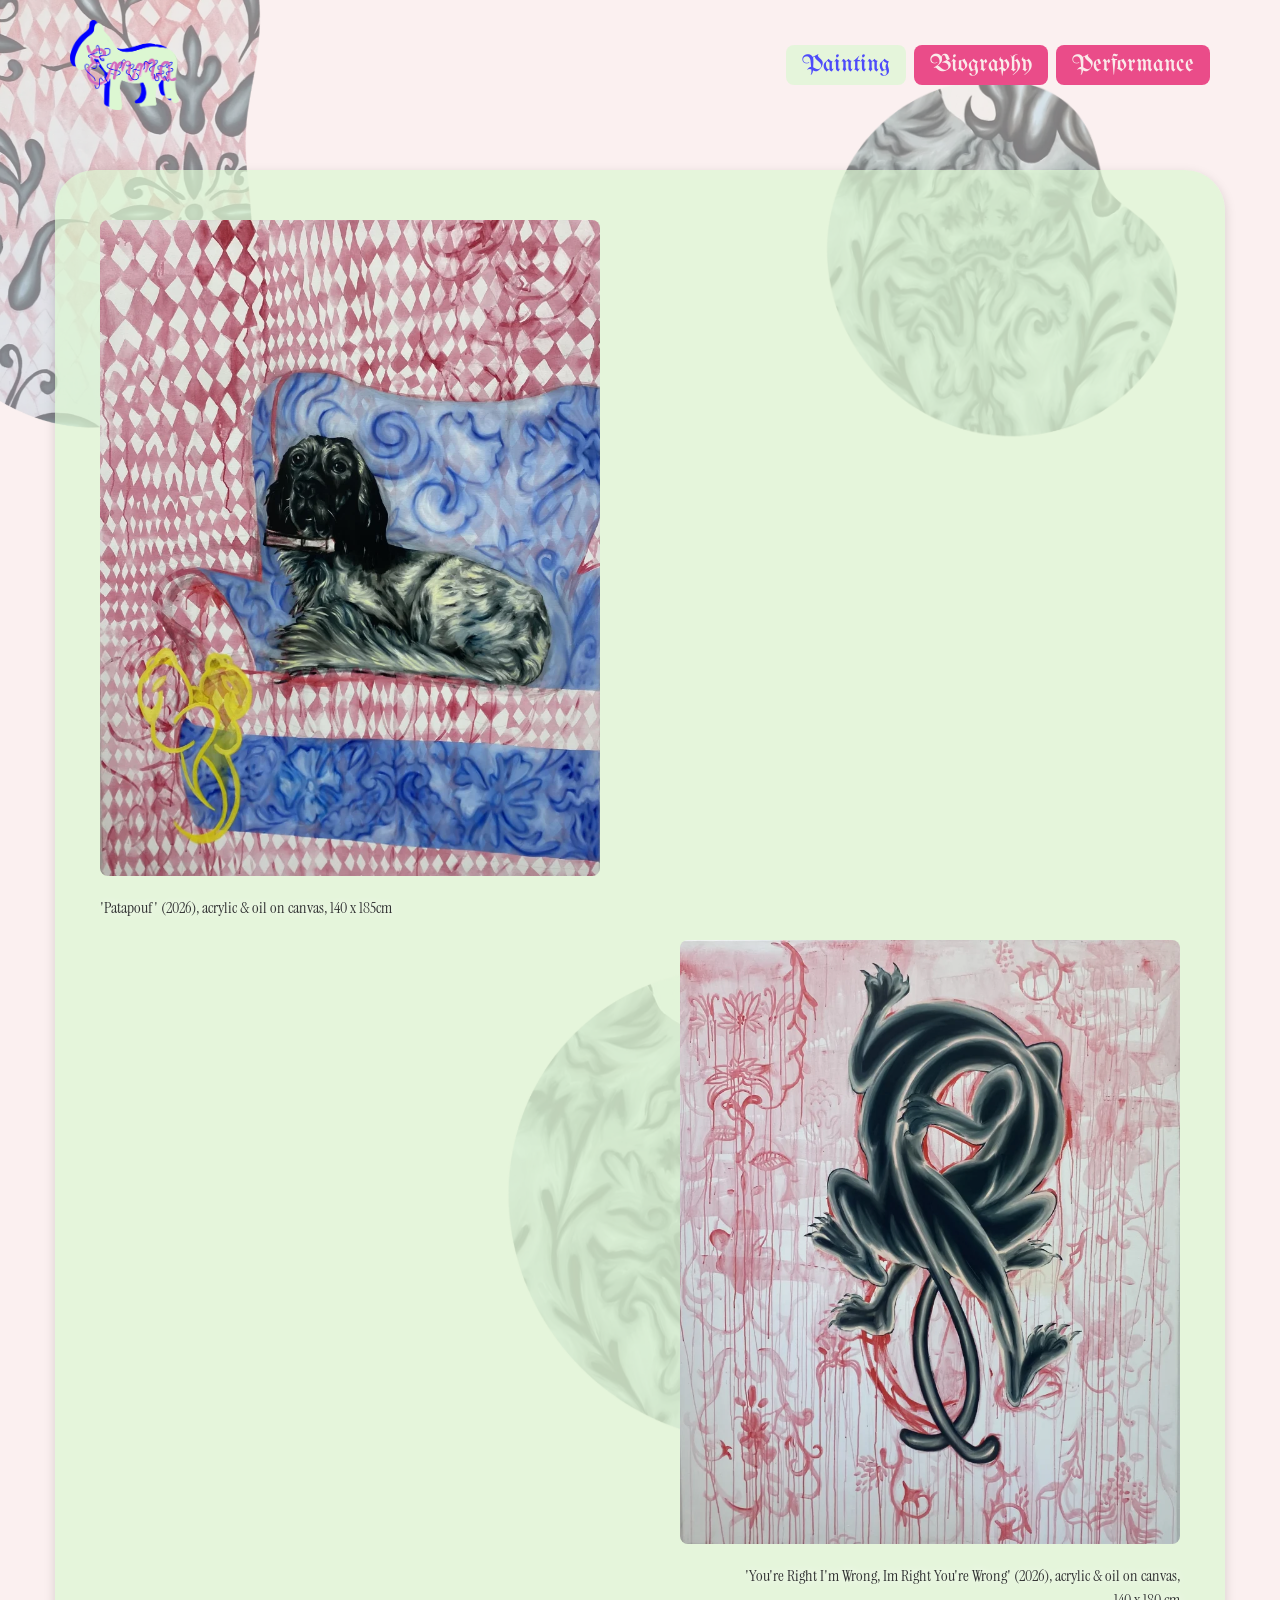
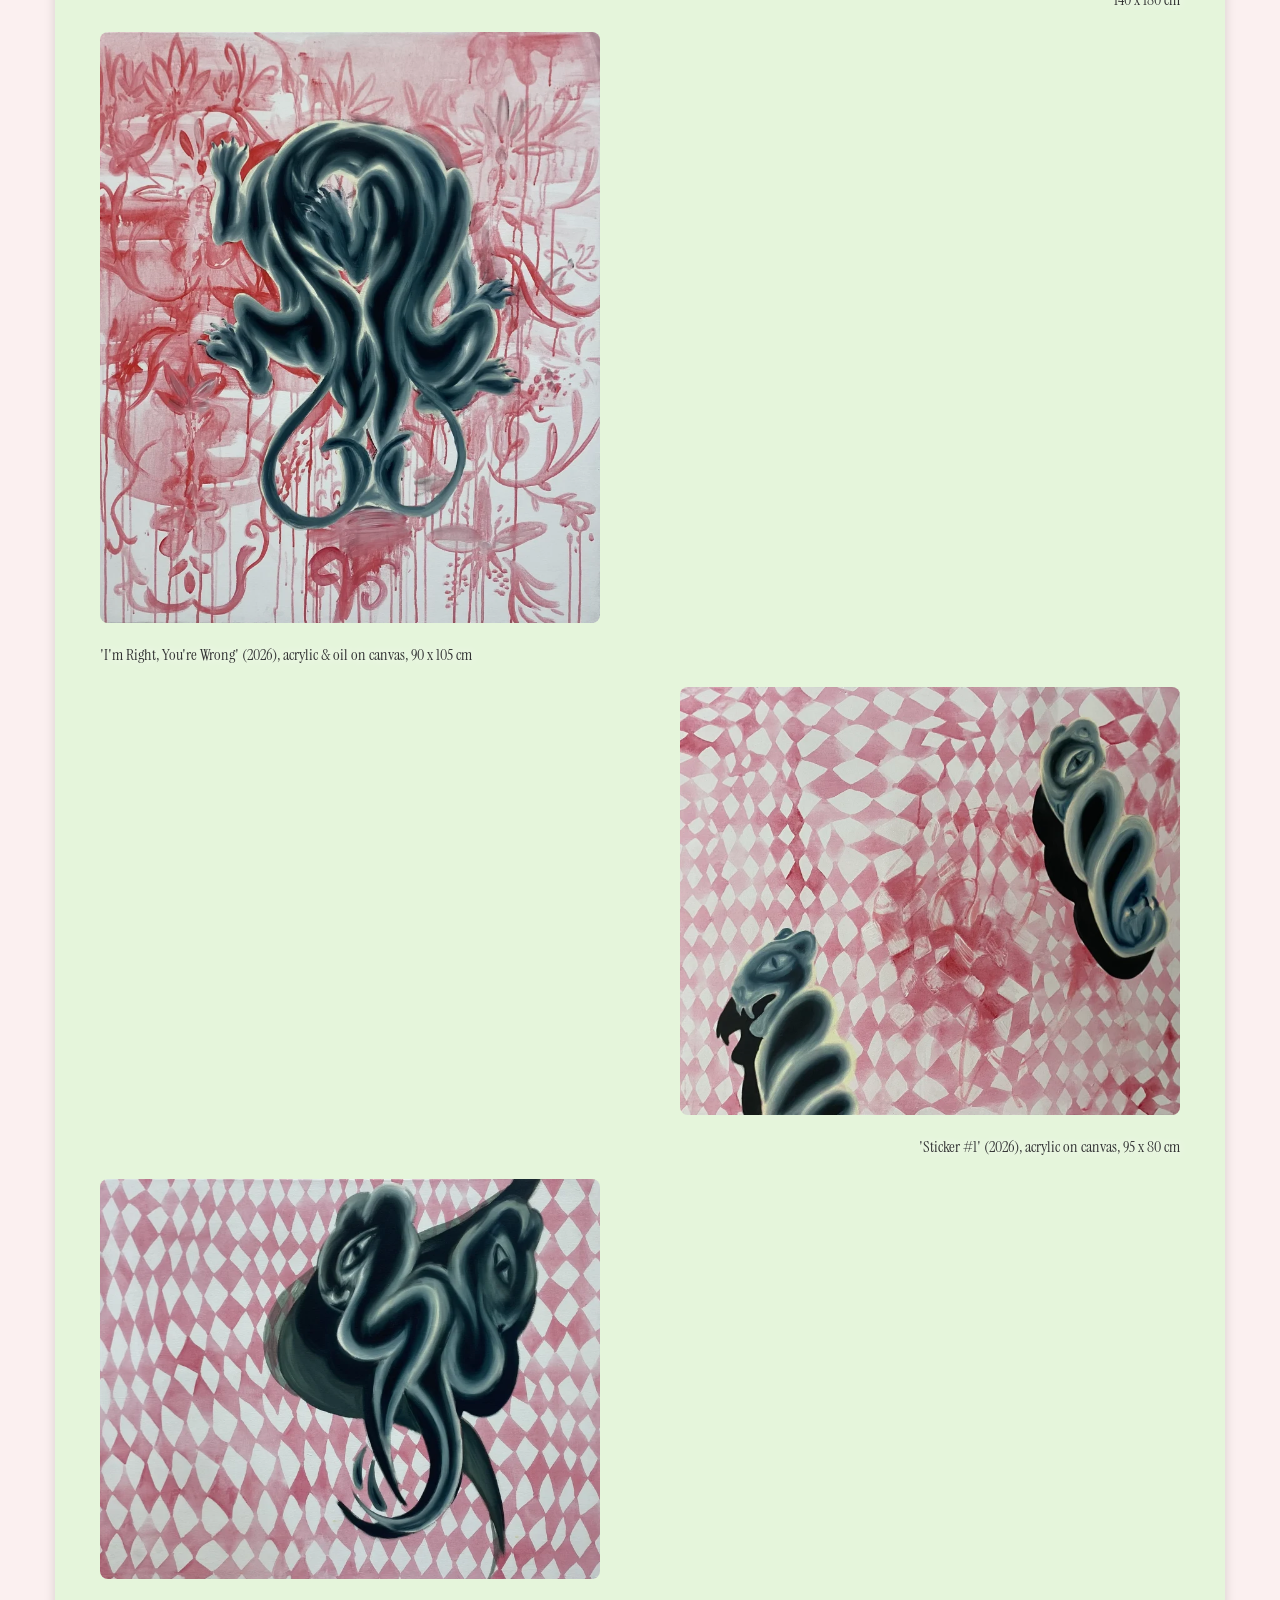
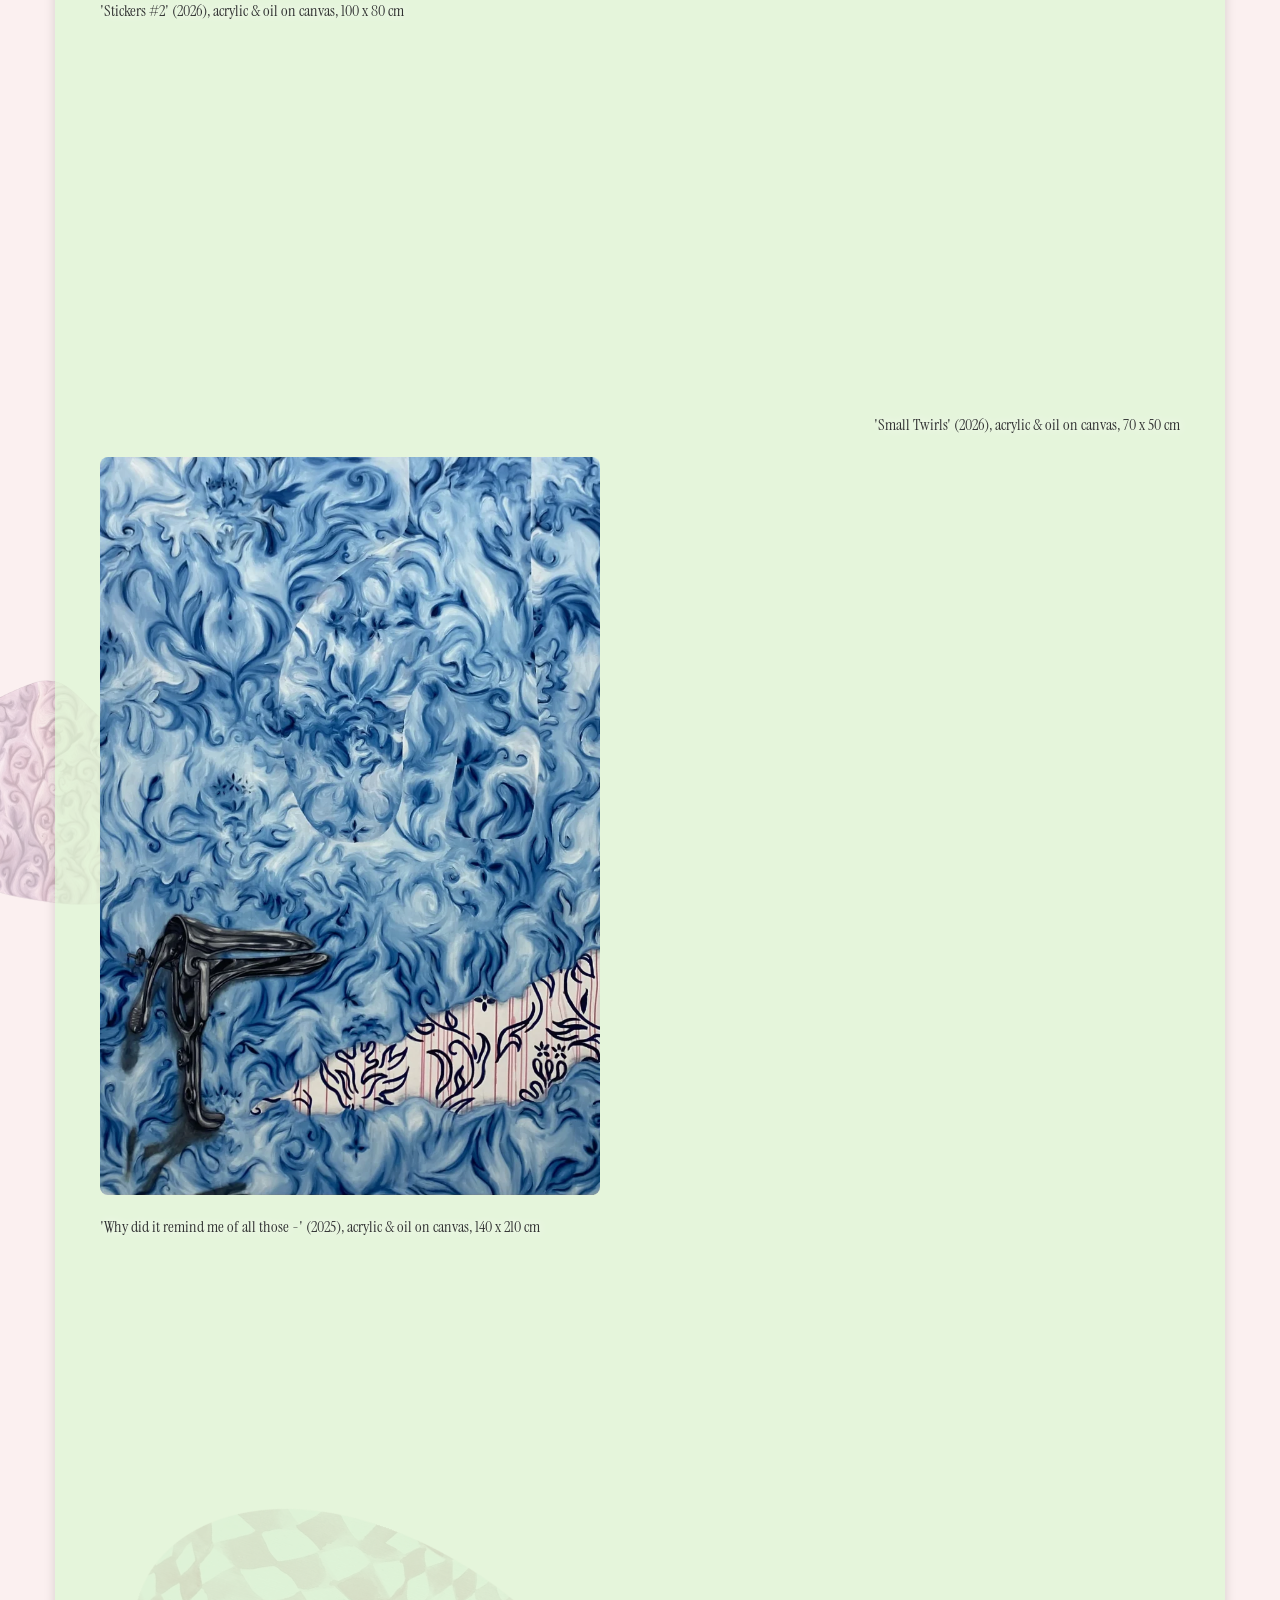
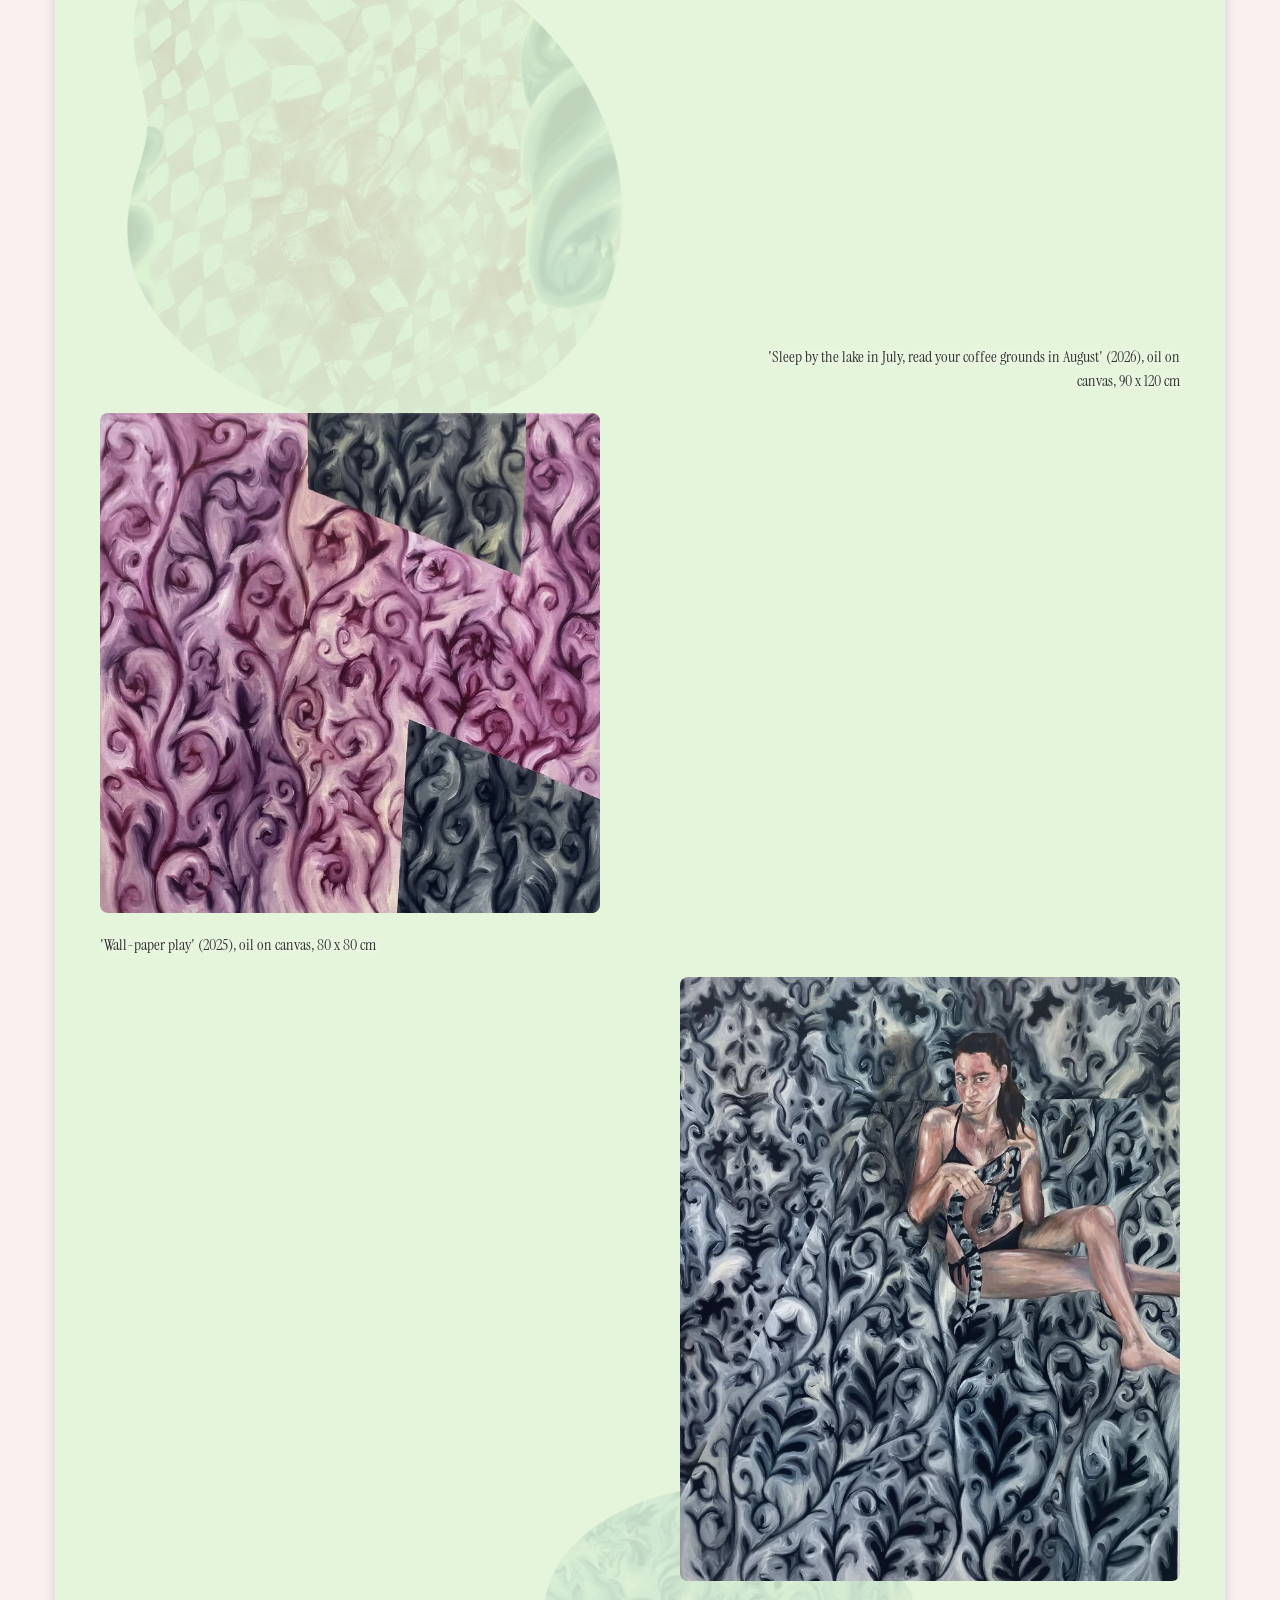
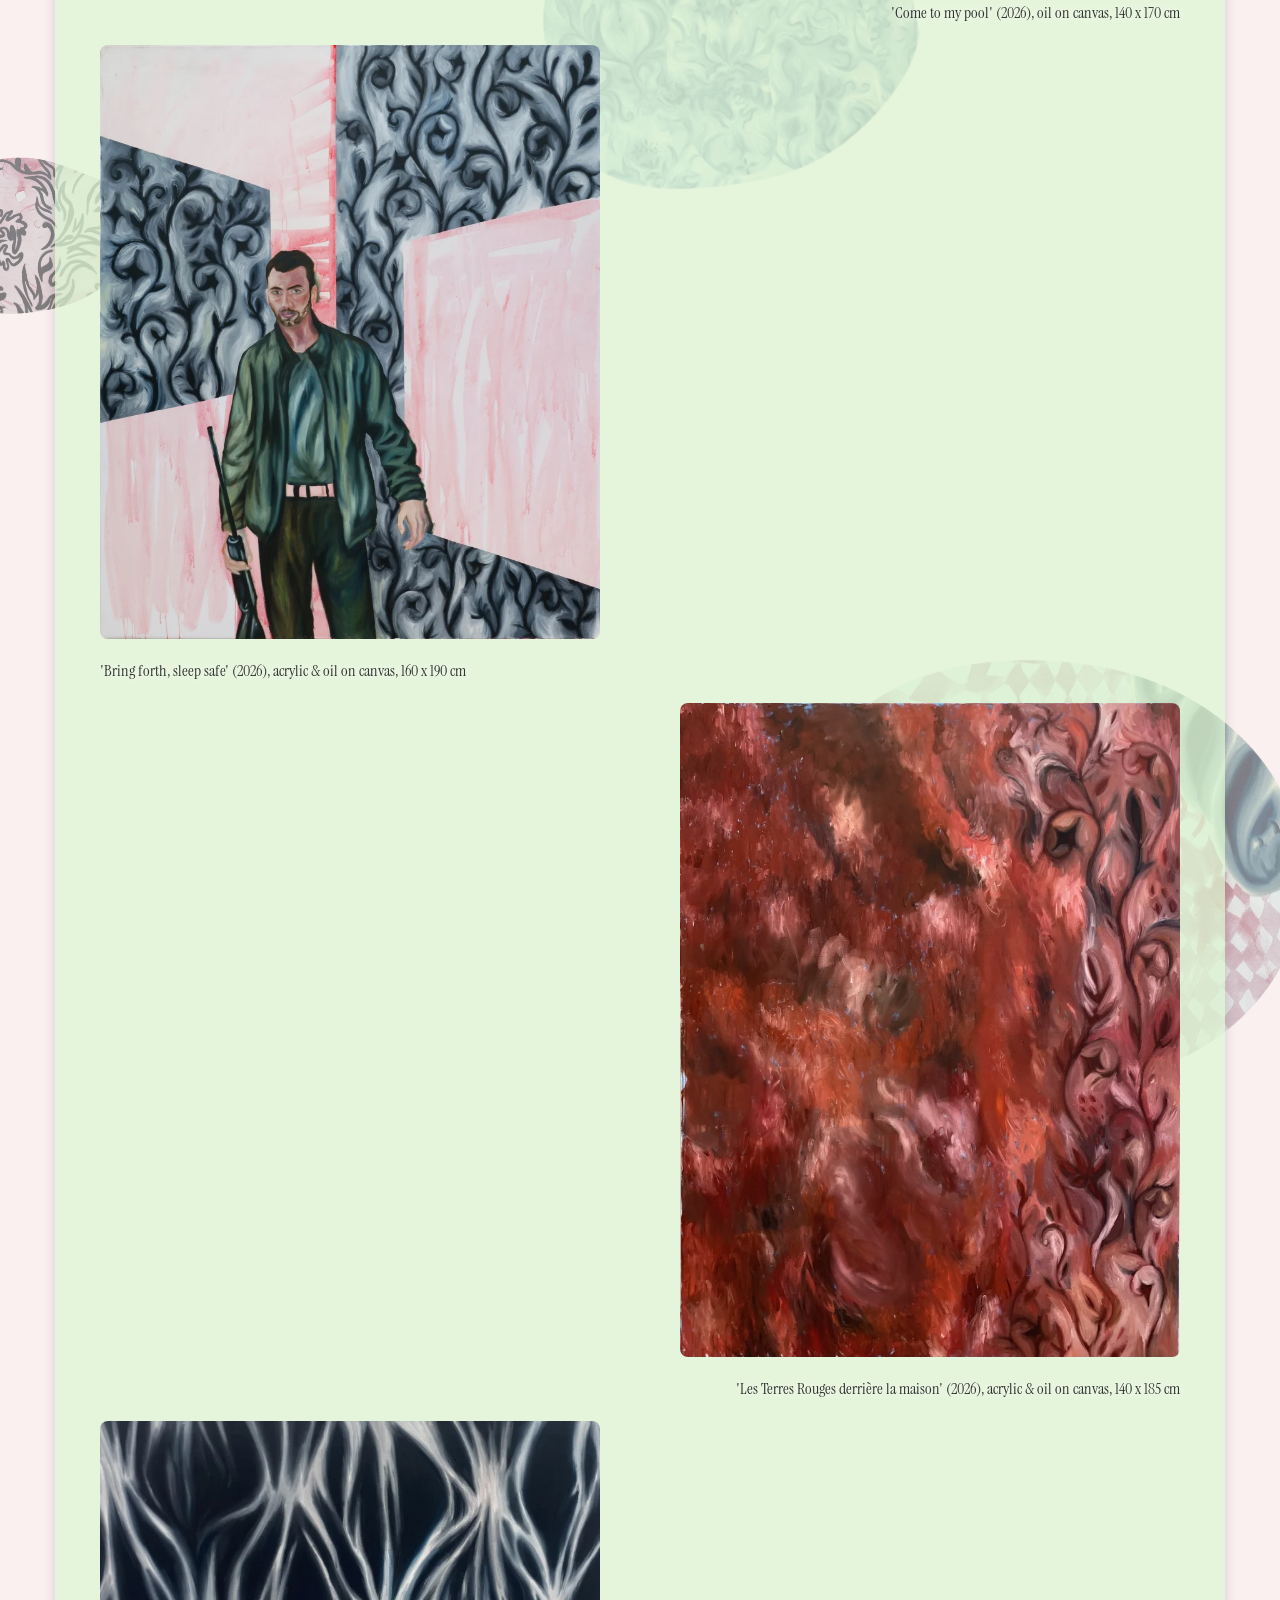
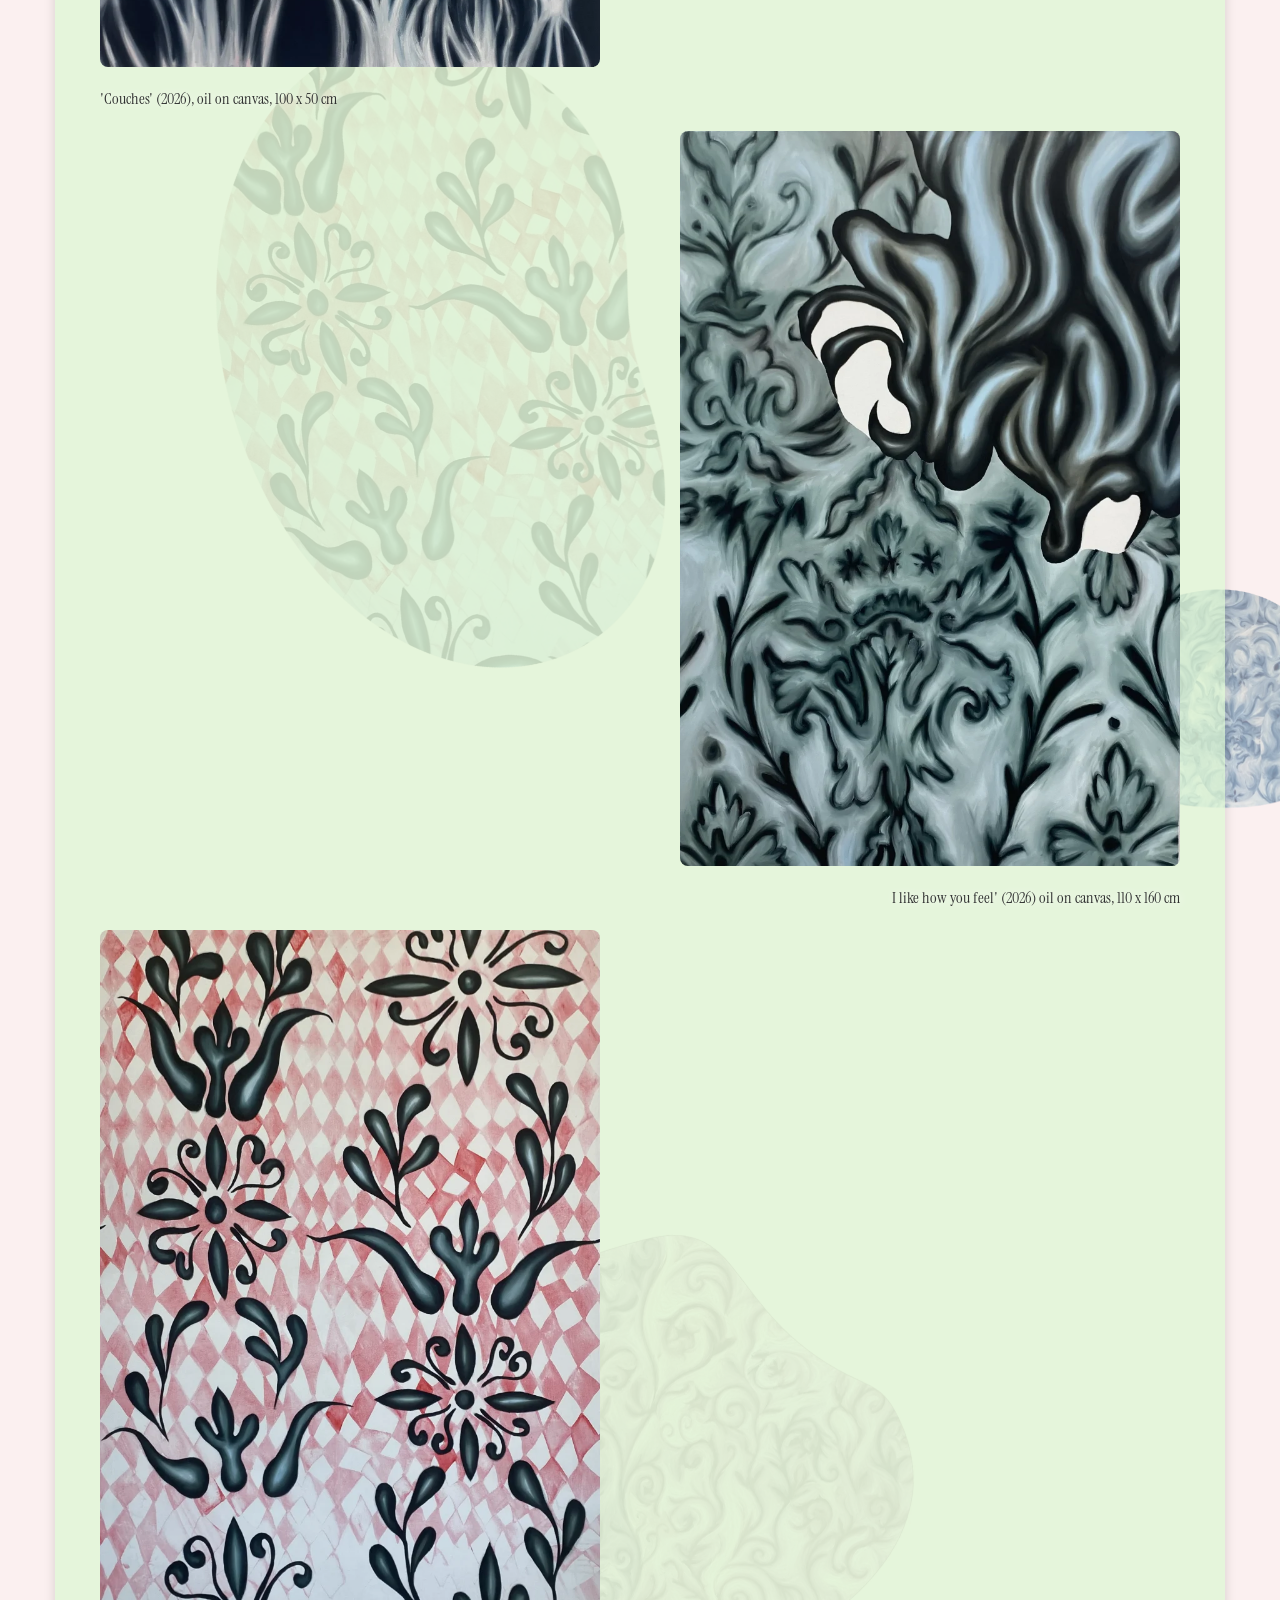
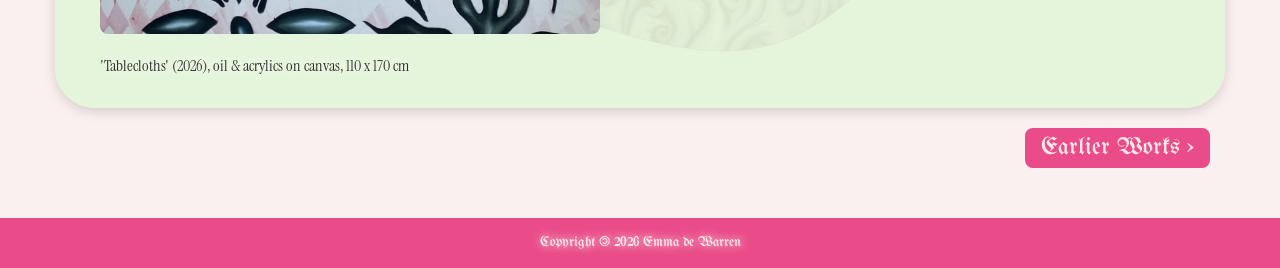
<file: index.html>
<!DOCTYPE html>
<html lang="en">
<head>

<title>Painting</title>

<meta charset="utf-8">
<meta name="viewport" content="width=device-width, initial-scale=1">

<!-- bootstrap css -->
<link rel="stylesheet" href="https://maxcdn.bootstrapcdn.com/bootstrap/3.4.1/css/bootstrap.min.css">
<link href="main.css" rel="stylesheet" />
<link rel="preconnect" href="https://fonts.googleapis.com">
<link rel="preconnect" href="https://fonts.gstatic.com" crossorigin>
<link href="https://fonts.googleapis.com/css2?family=Instrument+Serif:ital@0;1&family=UnifrakturMaguntia&display=swap" rel="stylesheet">
</head>
<body data-page="painting" style="background-color: rgba(250, 234, 234, 0.7);">

<!-- Navigation -->
<nav>
  <div class="nav">
  <div class="container">
    <div class="nav-bar">

      <!-- Logo on the left -->
      <a href="index.html" class="nav-logo">
        <img src="pictures/emma website-2.png"
             alt="logo">
      </a>

      <!-- Menu toggle (mobile only) -->
      <button class="button-1 nav-toggle" id="nav-toggle"
        aria-label="Menu" aria-expanded="false" aria-controls="nav-links">
        &#9776;
      </button>

      <!-- Navigation buttons on the right -->
      <div class="nav-links" id="nav-links">
        <button class="button-1" id="painting"
          onclick="location.href='index.html'">
          Painting
        </button>

        <button class="button-1" id="biography"
          onclick="location.href='bio.html'">
          Biography
        </button>

        <button class="button-1" id="performance"
          onclick="location.href='video.html'">
          Performance
        </button>
      </div>

    </div>
  </div>
  </div>
</nav>

<!-- Images of paintings: the list is in paintings.js -->
<div class="container background-container page-start" style="border-radius: 40px; box-shadow: 0 4px 12px rgba(0, 0, 0, 0.15); background-color: rgba(220, 247, 210, 0.7)">
<div id="gallery"></div>
</div>
<div class="container" style="display: flex; justify-content: flex-end; margin-top: 20px;">
  <div class="button-1" onclick="location.href='earlier_works.html'">Earlier Works ></div>
</div>


<footer>
  <div class="footer2">
    <div class="container">
      <p class="footer2-text" style="color: #FAEAEA">Copyright &copy; 2026 Emma de Warren</p>
    </div>
  </div>  
</footer>


<script src="https://ajax.googleapis.com/ajax/libs/jquery/3.7.1/jquery.min.js"></script>

<script src="https://maxcdn.bootstrapcdn.com/bootstrap/3.4.1/js/bootstrap.min.js"></script>

<script src="paintings.js"></script>

<script src="floaters.js"></script>

<script src="script.js"></script>
</body>
</html>
</file>
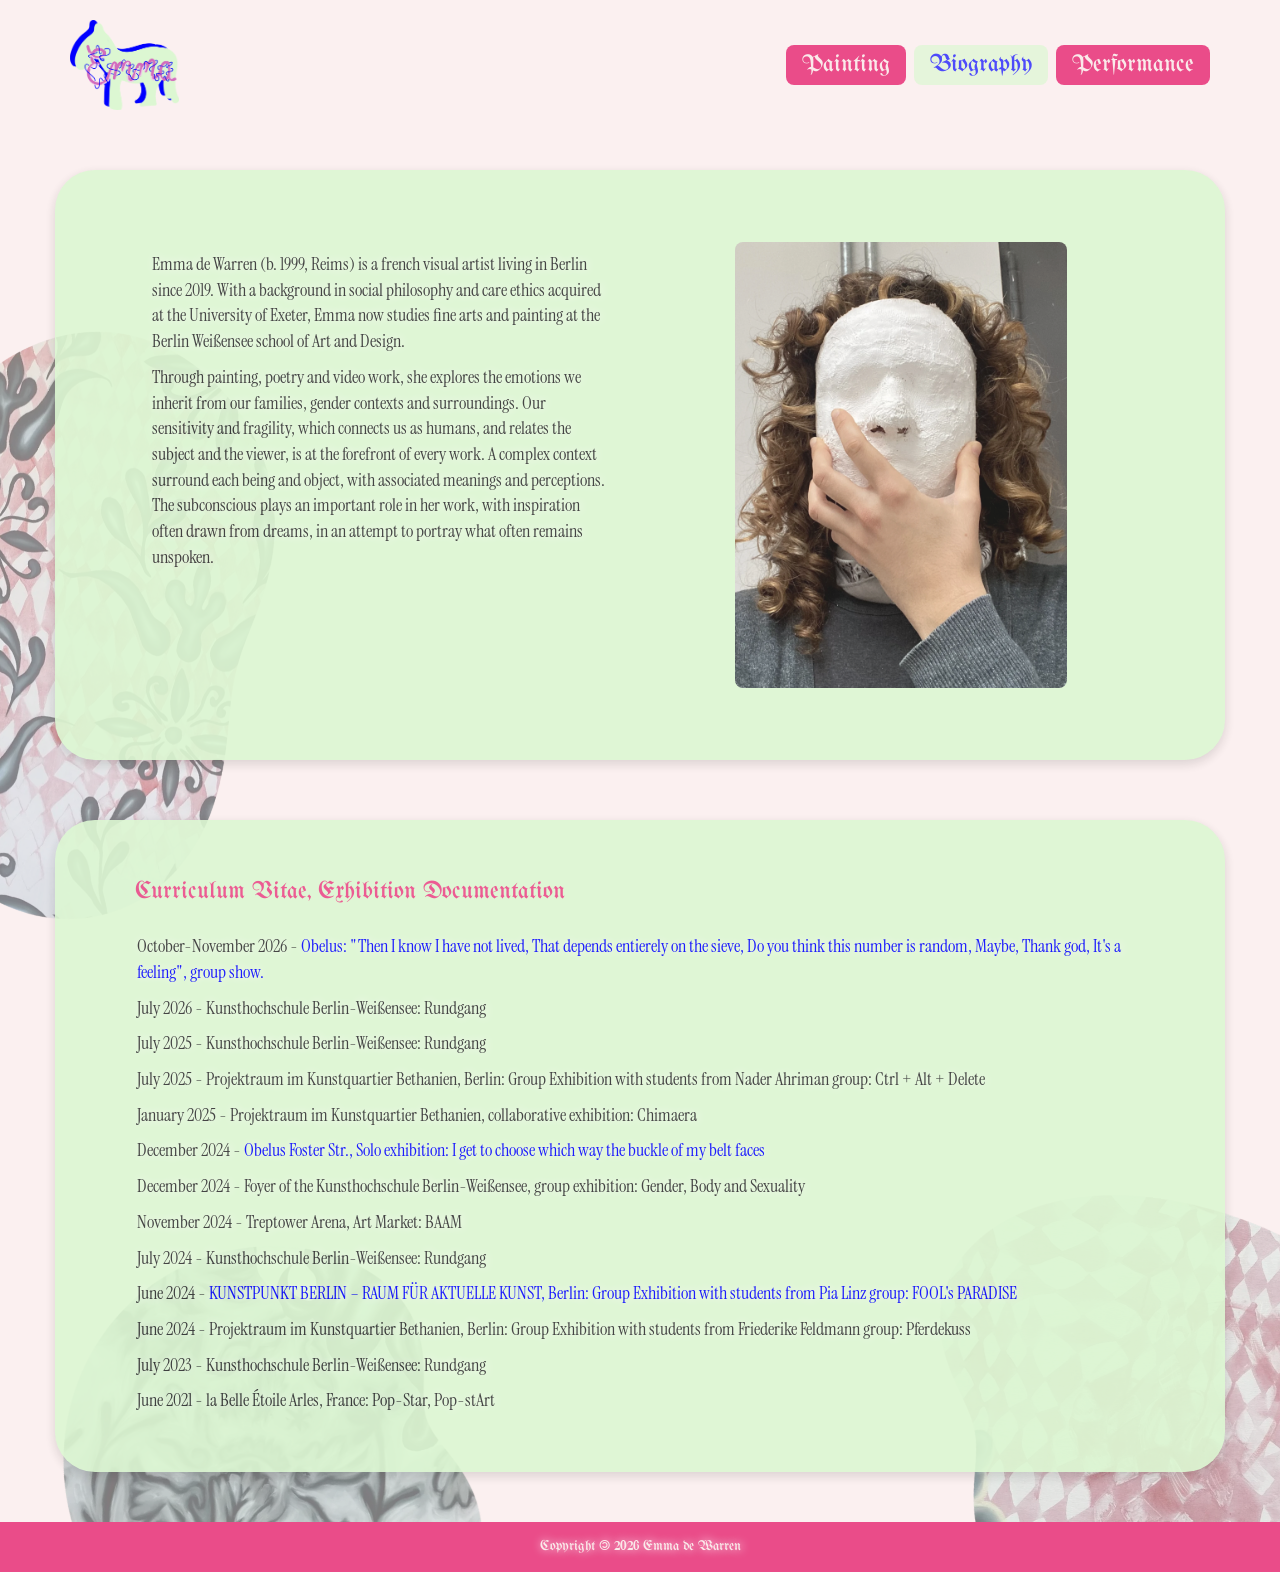
<file: bio.html>
<!DOCTYPE html>
<html lang="en">
<head>

<title>Biography</title>

<meta charset="utf-8">
<meta name="viewport" content="width=device-width, initial-scale=1">

<!-- bootstrap css -->
<link rel="stylesheet" href="https://maxcdn.bootstrapcdn.com/bootstrap/3.4.1/css/bootstrap.min.css">
<link href="main.css" rel="stylesheet" />
<link rel="preconnect" href="https://fonts.googleapis.com">
<link rel="preconnect" href="https://fonts.gstatic.com" crossorigin>
<link href="https://fonts.googleapis.com/css2?family=Instrument+Serif:ital@0;1&family=UnifrakturMaguntia&display=swap" rel="stylesheet">
</head>
<body data-page="biography" style="background-color: rgba(250, 234, 234, 0.7);">
<!-- Navigation -->
  <div class="nav">
  <div class="container">
    <div class="nav-bar">

      <!-- Logo on the left -->
      <a href="index.html" class="nav-logo">
        <img src="pictures/emma website-2.png"
             alt="logo">
      </a>

      <!-- Menu toggle (mobile only) -->
      <button class="button-1 nav-toggle" id="nav-toggle"
        aria-label="Menu" aria-expanded="false" aria-controls="nav-links">
        &#9776;
      </button>

      <!-- Navigation buttons on the right -->
      <div class="nav-links" id="nav-links">
        <button class="button-1" id="painting"
          onclick="location.href='index.html'">
          Painting
        </button>

        <button class="button-1" id="biography"
          onclick="location.href='bio.html'">
          Biography
        </button>

        <button class="button-1" id="performance"
          onclick="location.href='video.html'">
          Performance
        </button>
      </div>

    </div>
  </div>
  </div>
</nav>

<!-- Biography content -->
<div class="container background-container page-start" style="border-radius: 40px; box-shadow: 0 4px 12px rgba(0, 0, 0, 0.15); background-color: #DCF7D2; opacity: 0.9;">
<div class="bio-intro">
  <div class="bio-copy">
    <p style="color: rgb(49, 50, 50);">
        Emma de Warren (b. 1999, Reims) is a french visual artist living in Berlin since 2019. With a background in social philosophy 
        and care ethics acquired at the University of Exeter, 
        Emma now studies fine arts and painting at the Berlin Weißensee school of Art and Design. 
    </p>
    <p style="color: rgb(49, 50, 50);">
    Through painting, poetry and video work, she explores the emotions we inherit from our families, gender contexts and surroundings. 
    Our sensitivity and fragility, which connects us as humans, and relates the subject and the viewer, is at the forefront of every work. 
    A complex context surround each being and object, with associated meanings and perceptions. The subconscious plays an important role in her work, 
    with inspiration often drawn from dreams, in an attempt to portray what often remains unspoken.
    </p>
  </div>
  <div class="bio-photo">
    <img src="pictures/me-1600.webp" alt="Emma de Warren">
  </div>
</div>
</div>

<div class="container background-container" style="margin-top: 60px; border-radius: 40px; box-shadow: 0 4px 12px rgba(0, 0, 0, 0.15); background-color: #DCF7D2; opacity: 0.9;">
<div class="row" style="margin-top: 40px;">
  <div class="bio-cv">
    <p2 style="color: #EA4C89; font-size: 24px"> Curriculum Vitae, Exhibition Documentation</p2>
    <p style="color: rgb(49, 50, 50); text-align: justify-left;">
      October-November 2026 - <a href="https://www.contemporaryartlibrary.org/venue/obelus-16117">Obelus: "Then I know I have not lived, That depends entierely on the sieve, Do you think this number is random, Maybe, Thank god, It's a feeling", group show.</a></p>
    <p style="color: rgb(49, 50, 50); text-align: justify-left;">July 2026 - Kunsthochschule Berlin-Weißensee: Rundgang</p>
    <p style="color: rgb(49, 50, 50); text-align: justify-left;">July 2025 - Kunsthochschule Berlin-Weißensee: Rundgang
    </p>
    <p style="color: rgb(49, 50, 50); text-align: justify-left;">July 2025 - Projektraum im Kunstquartier Bethanien, Berlin: Group Exhibition with students from Nader Ahriman group: Ctrl + Alt + Delete
<p style="color: rgb(49, 50, 50); text-align: justify-left;">
January 2025 - Projektraum im Kunstquartier Bethanien, collaborative exhibition: Chimaera
</p>
<p style="color: rgb(49, 50, 50); text-align: justify-left;">
December 2024 - <a href="https://www.contemporaryartlibrary.org/project/emma-de-warren-at-obelus-1-berlin-53613"> Obelus Foster Str., Solo exhibition: I get to choose which way the buckle of my belt faces  </a>
</p>
<p style="color: rgb(49, 50, 50); text-align: justify-left;">
December 2024 - Foyer of the Kunsthochschule Berlin-Weißensee, group exhibition: Gender, Body and Sexuality
</p>
<p style="color: rgb(49, 50, 50); text-align: justify-left;">
November 2024 - Treptower Arena, Art Market: BAAM
</p>
<p style="color: rgb(49, 50, 50); text-align: justify-left;">
July 2024 - Kunsthochschule Berlin-Weißensee: Rundgang
</p>
<p style="color: rgb(49, 50, 50); text-align: justify-left;">
June 2024 - <a href="https://foolsparadise.info/emma-de-warren">KUNSTPUNKT BERLIN – RAUM FÜR AKTUELLE KUNST, Berlin: Group Exhibition with students from Pia Linz group: FOOL's PARADISE</a>
</p>
<p style="color: rgb(49, 50, 50); text-align: justify-left;">
June 2024 - Projektraum im Kunstquartier Bethanien, Berlin: Group Exhibition with students from Friederike Feldmann group: Pferdekuss
</p>
<p style="color: rgb(49, 50, 50); text-align: justify-left;">
July 2023 - Kunsthochschule Berlin-Weißensee: Rundgang
</p>
<p style="color: rgb(49, 50, 50); text-align: justify-left;">
June 2021 - la Belle Étoile Arles, France: Pop-Star, Pop-stArt
    </p>
  </div>
 </div> 
</div> 
</div>


<footer class="footer2">
  <div class="container">
    <p class="footer2-text" style="color: #FAEAEA">Copyright &copy; 2026 Emma de Warren</p>
  </div>
</footer>

<script src="https://ajax.googleapis.com/ajax/libs/jquery/3.7.1/jquery.min.js"></script>

<script src="https://maxcdn.bootstrapcdn.com/bootstrap/3.4.1/js/bootstrap.min.js"></script>

<script src="floaters.js"></script>

<script src="script.js"></script>
</body>
</html>
</file>
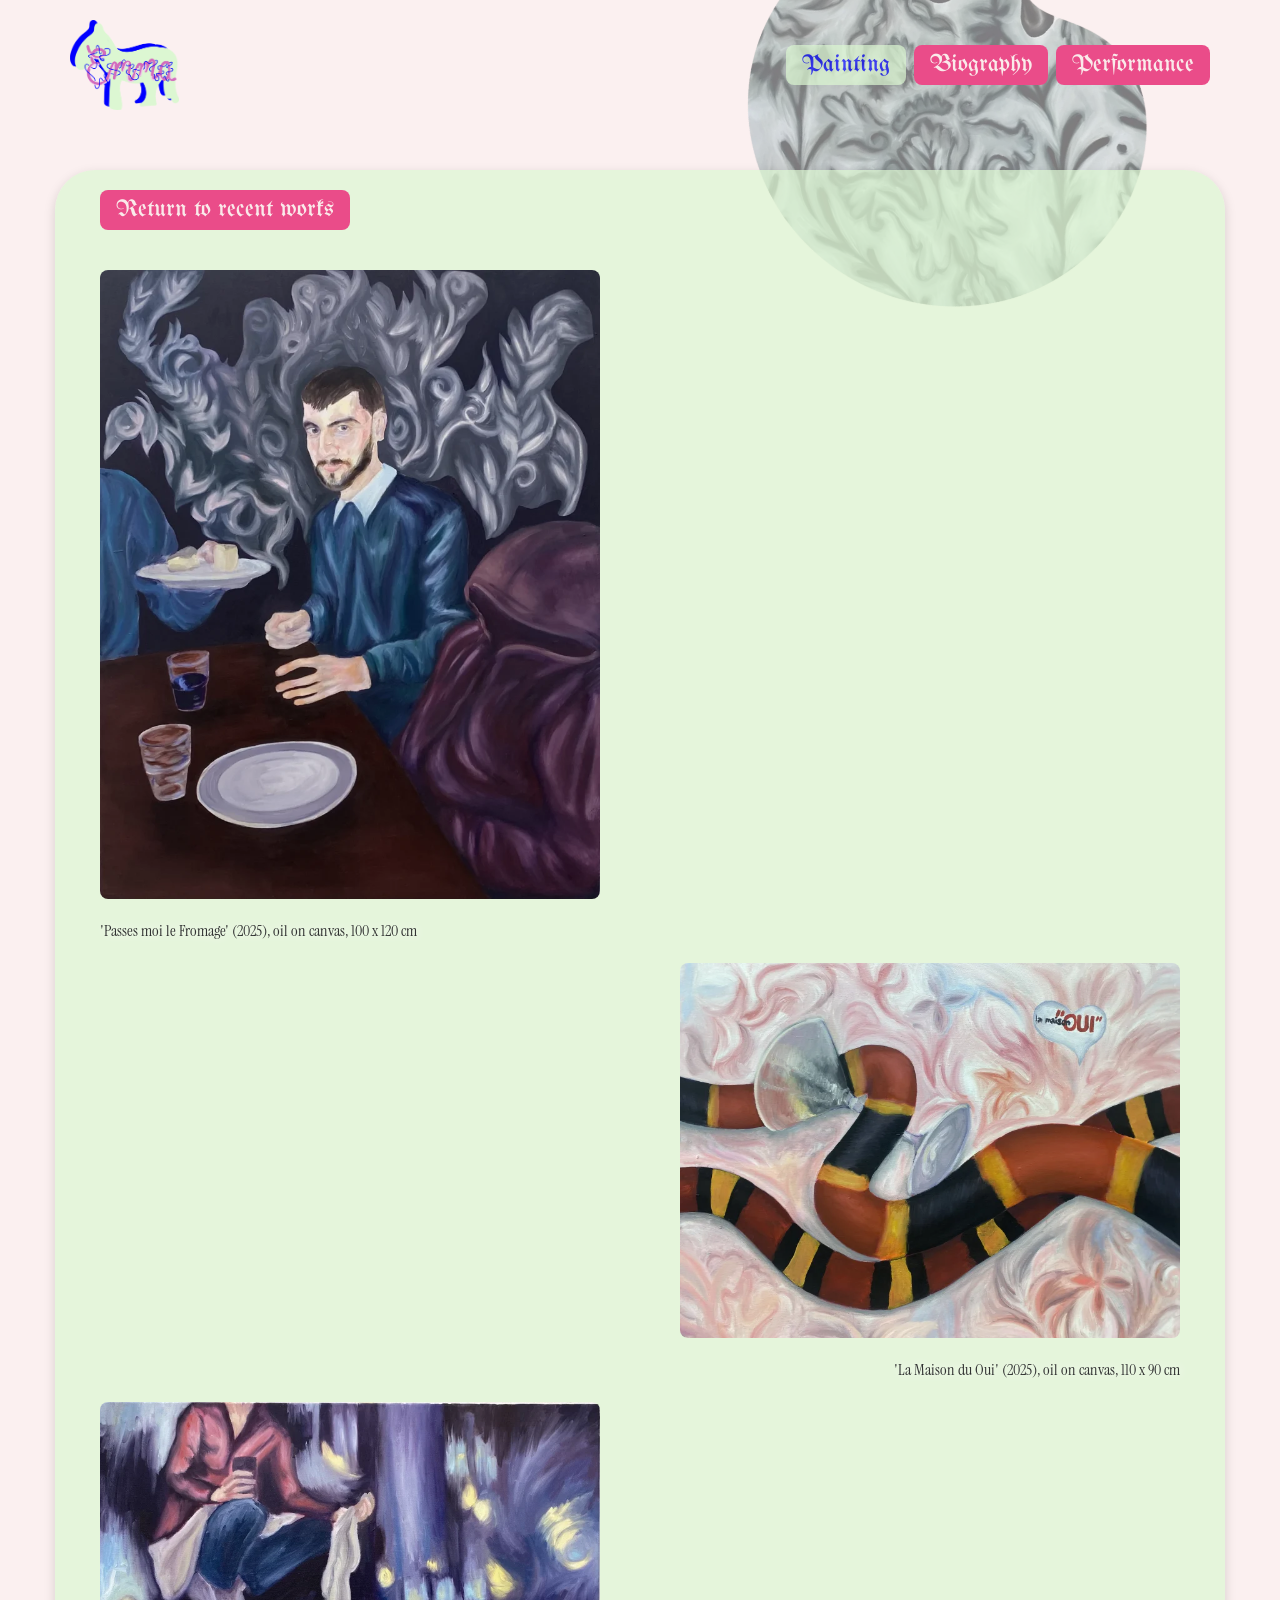
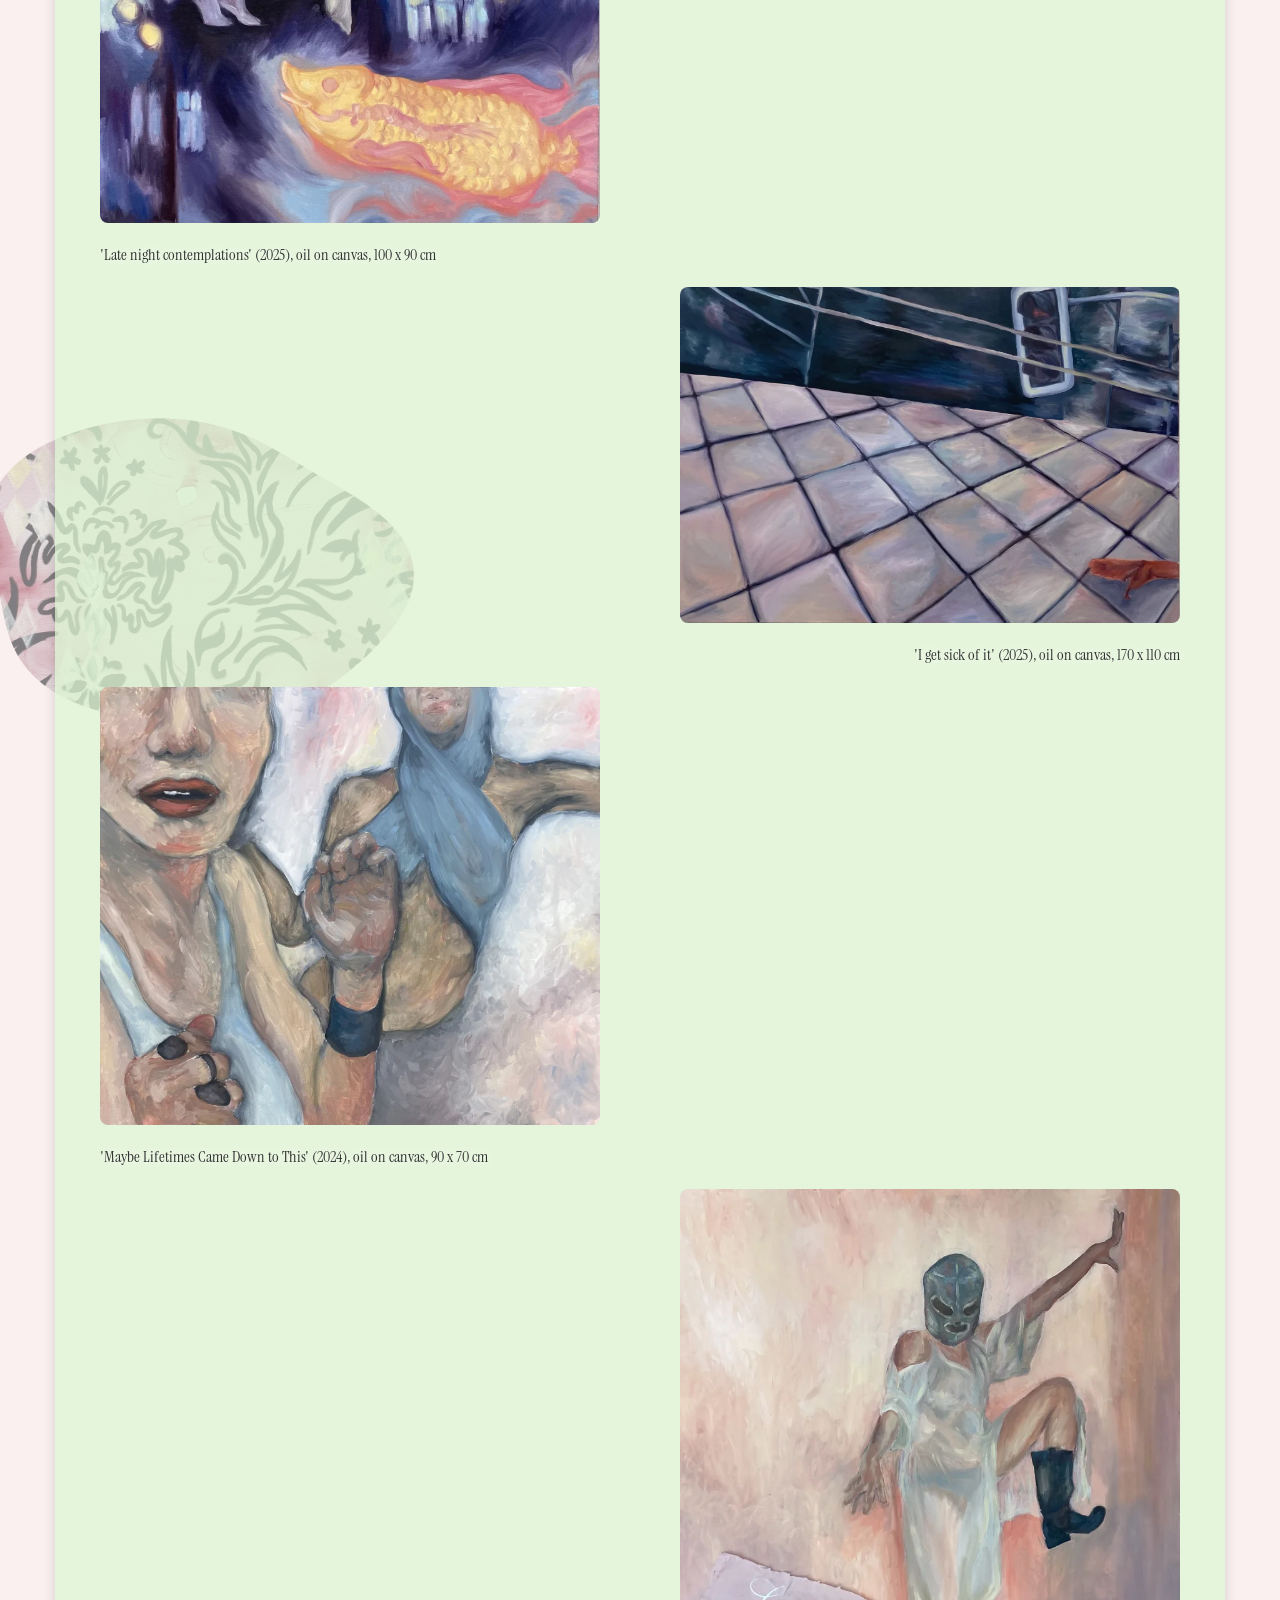
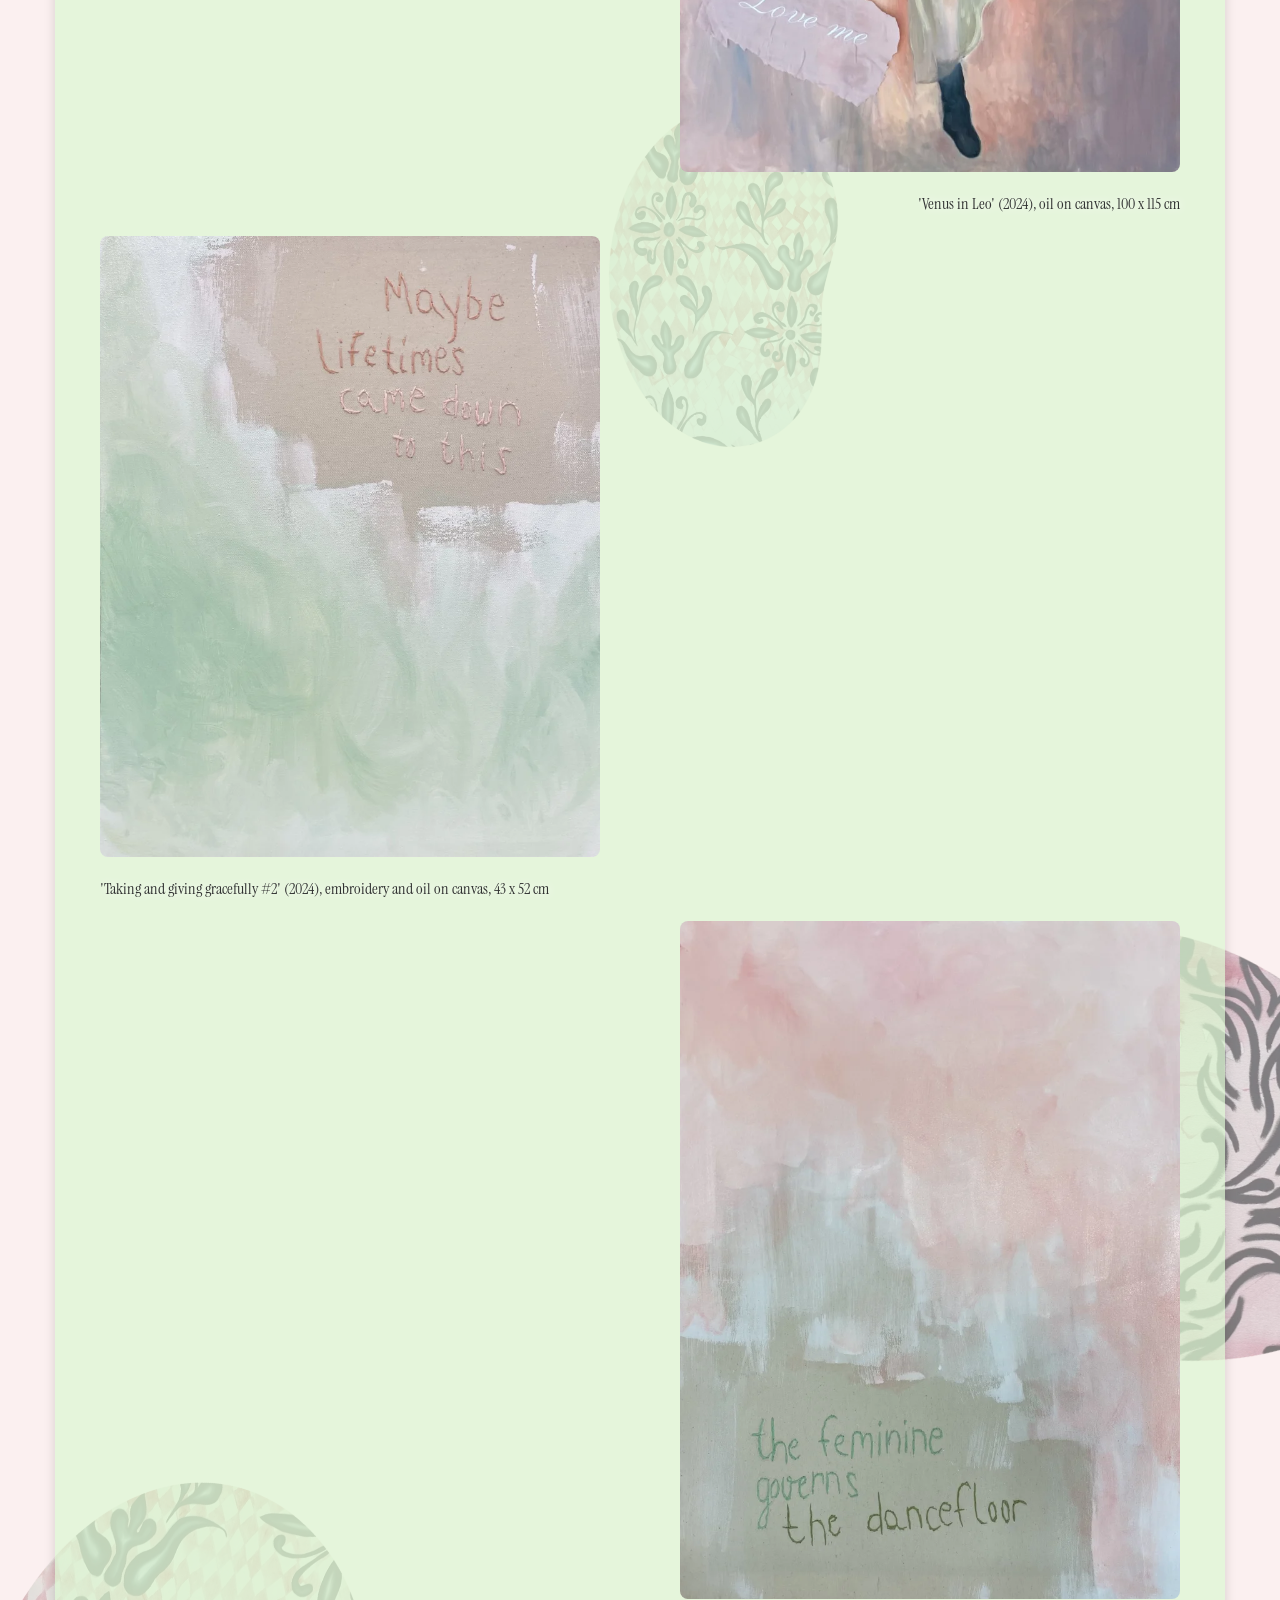
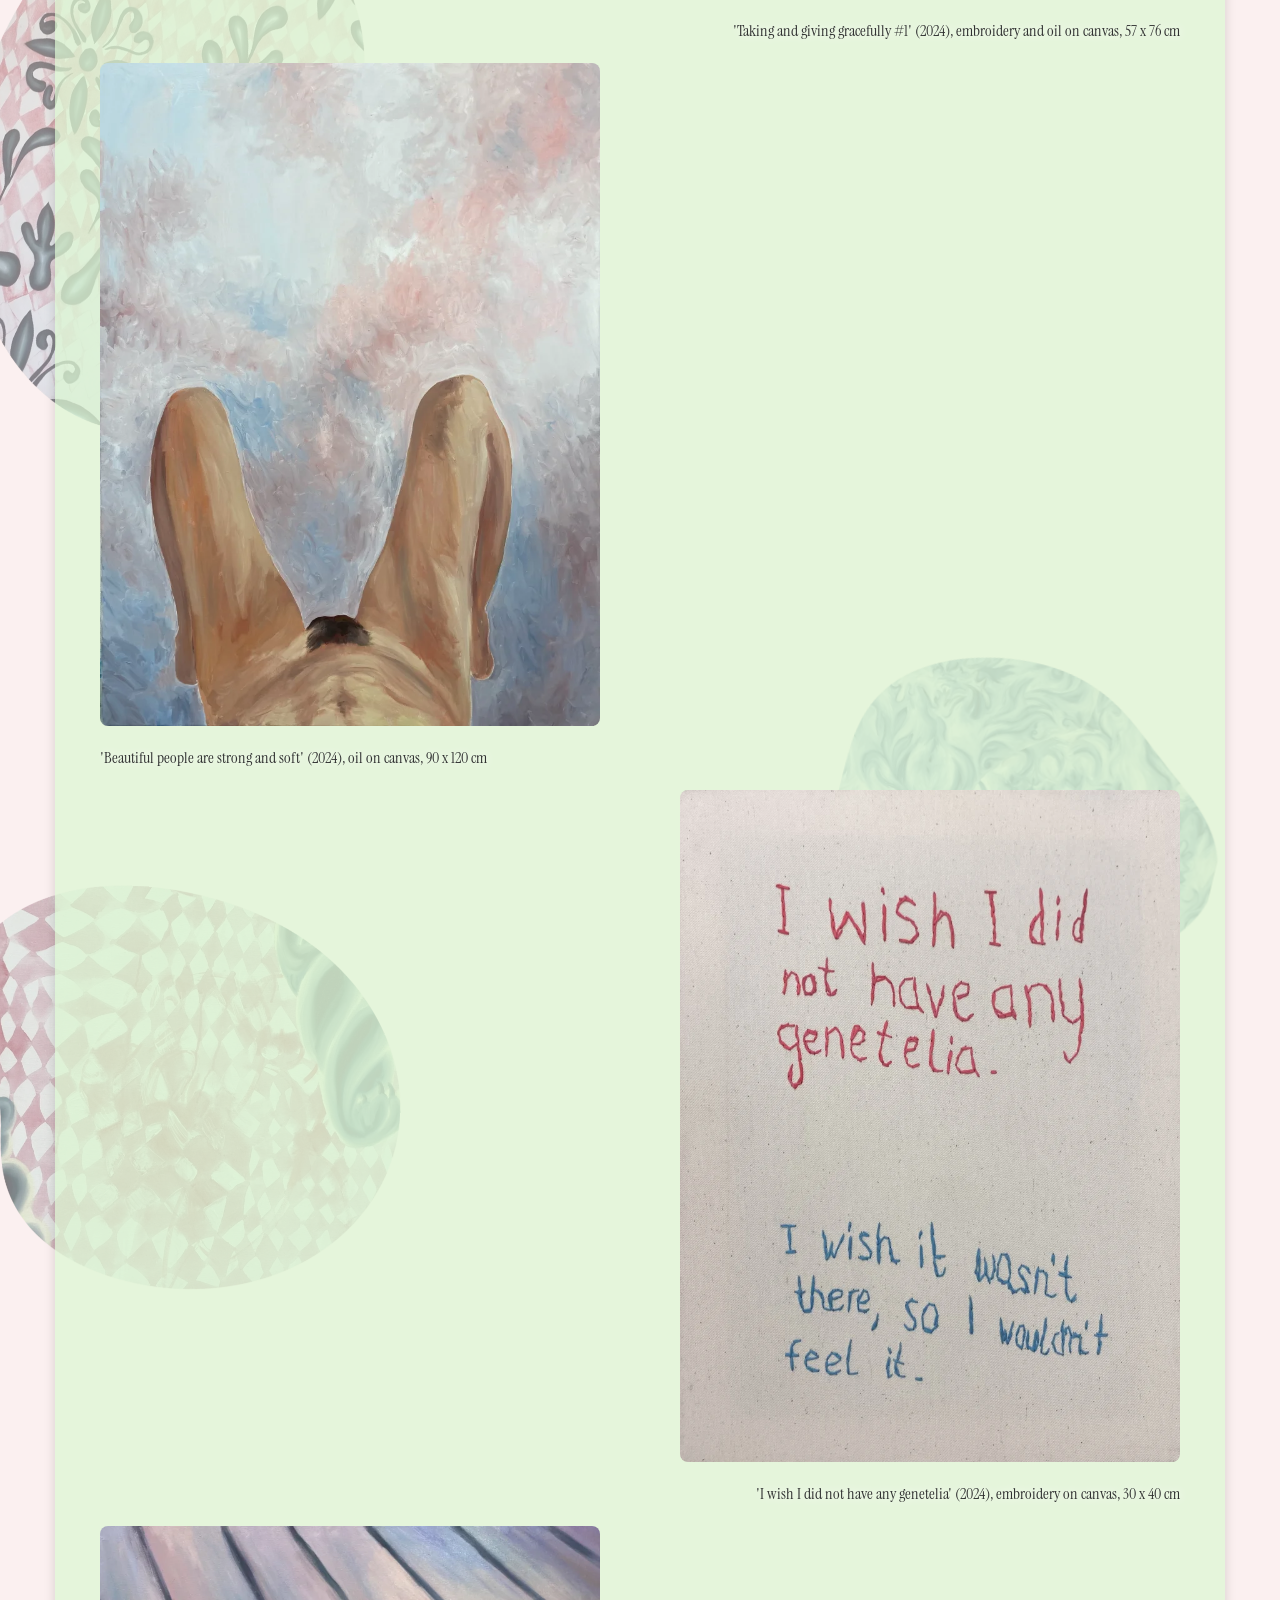
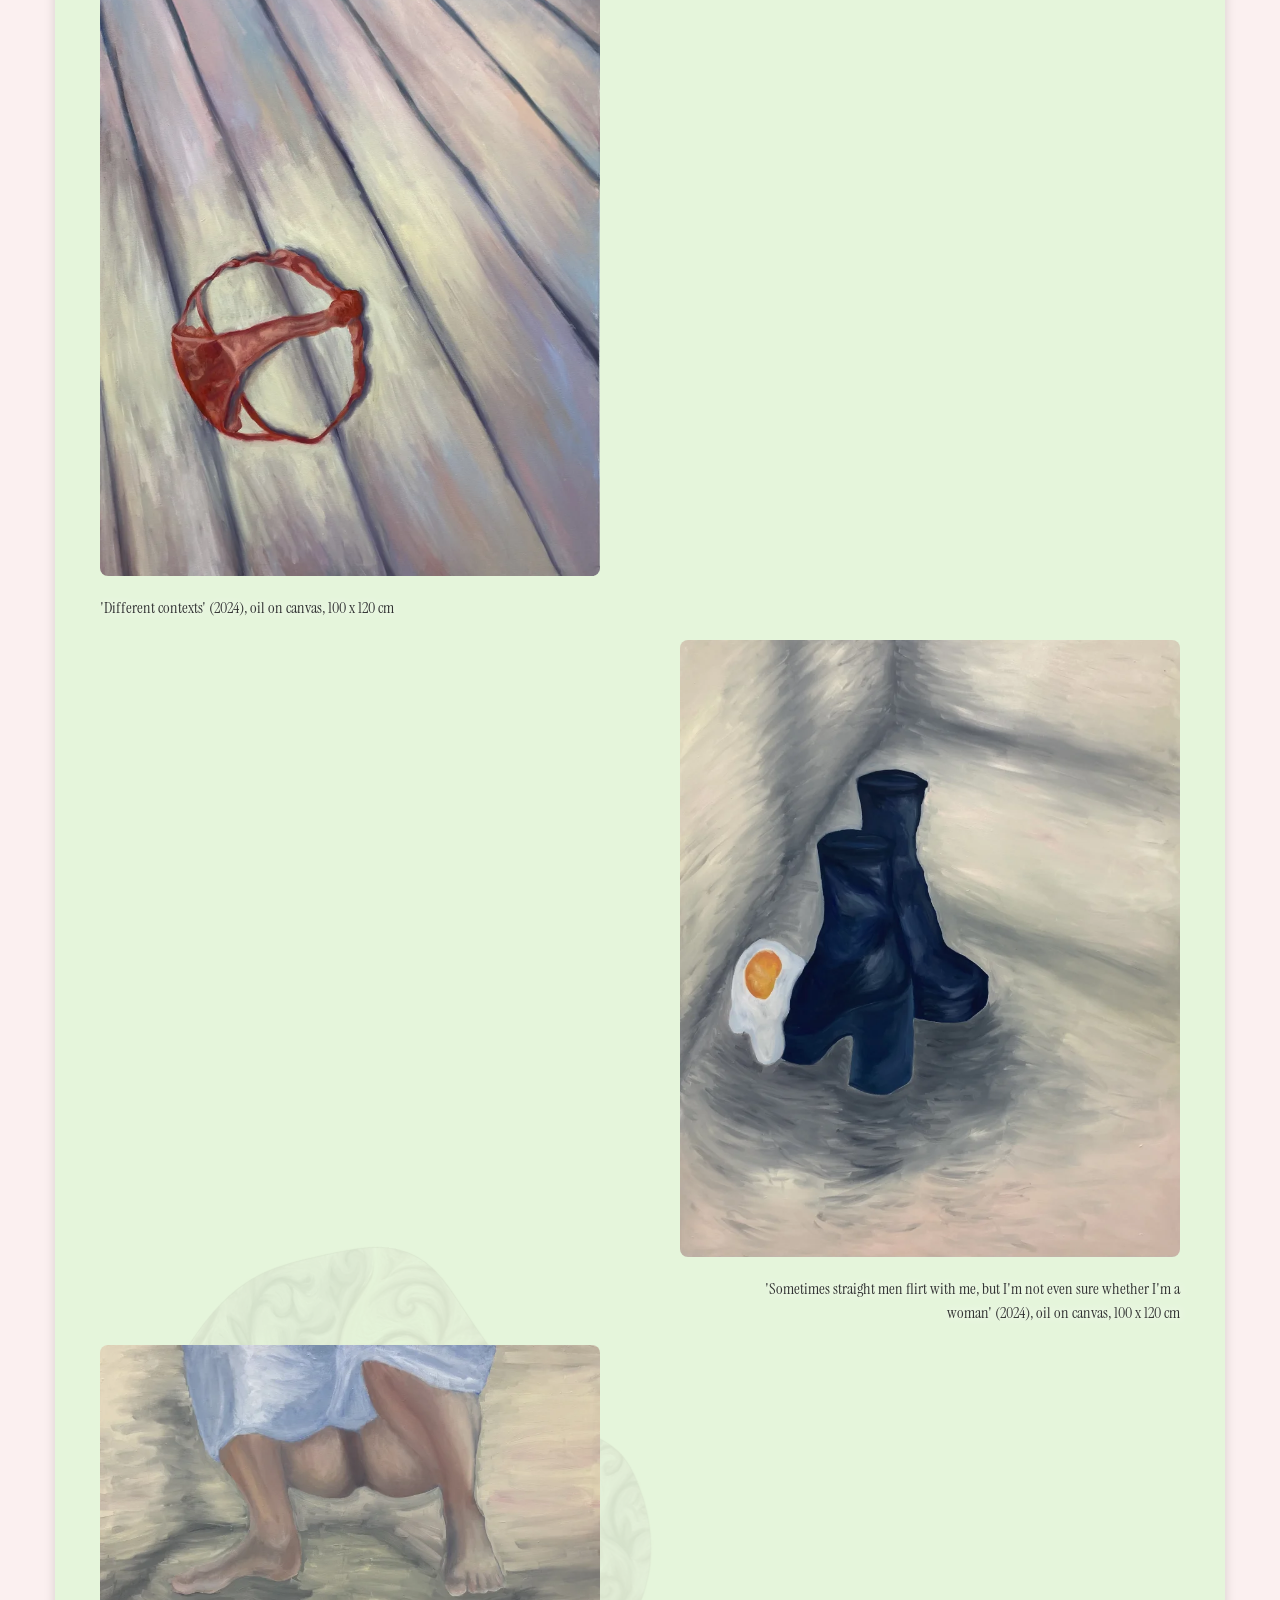
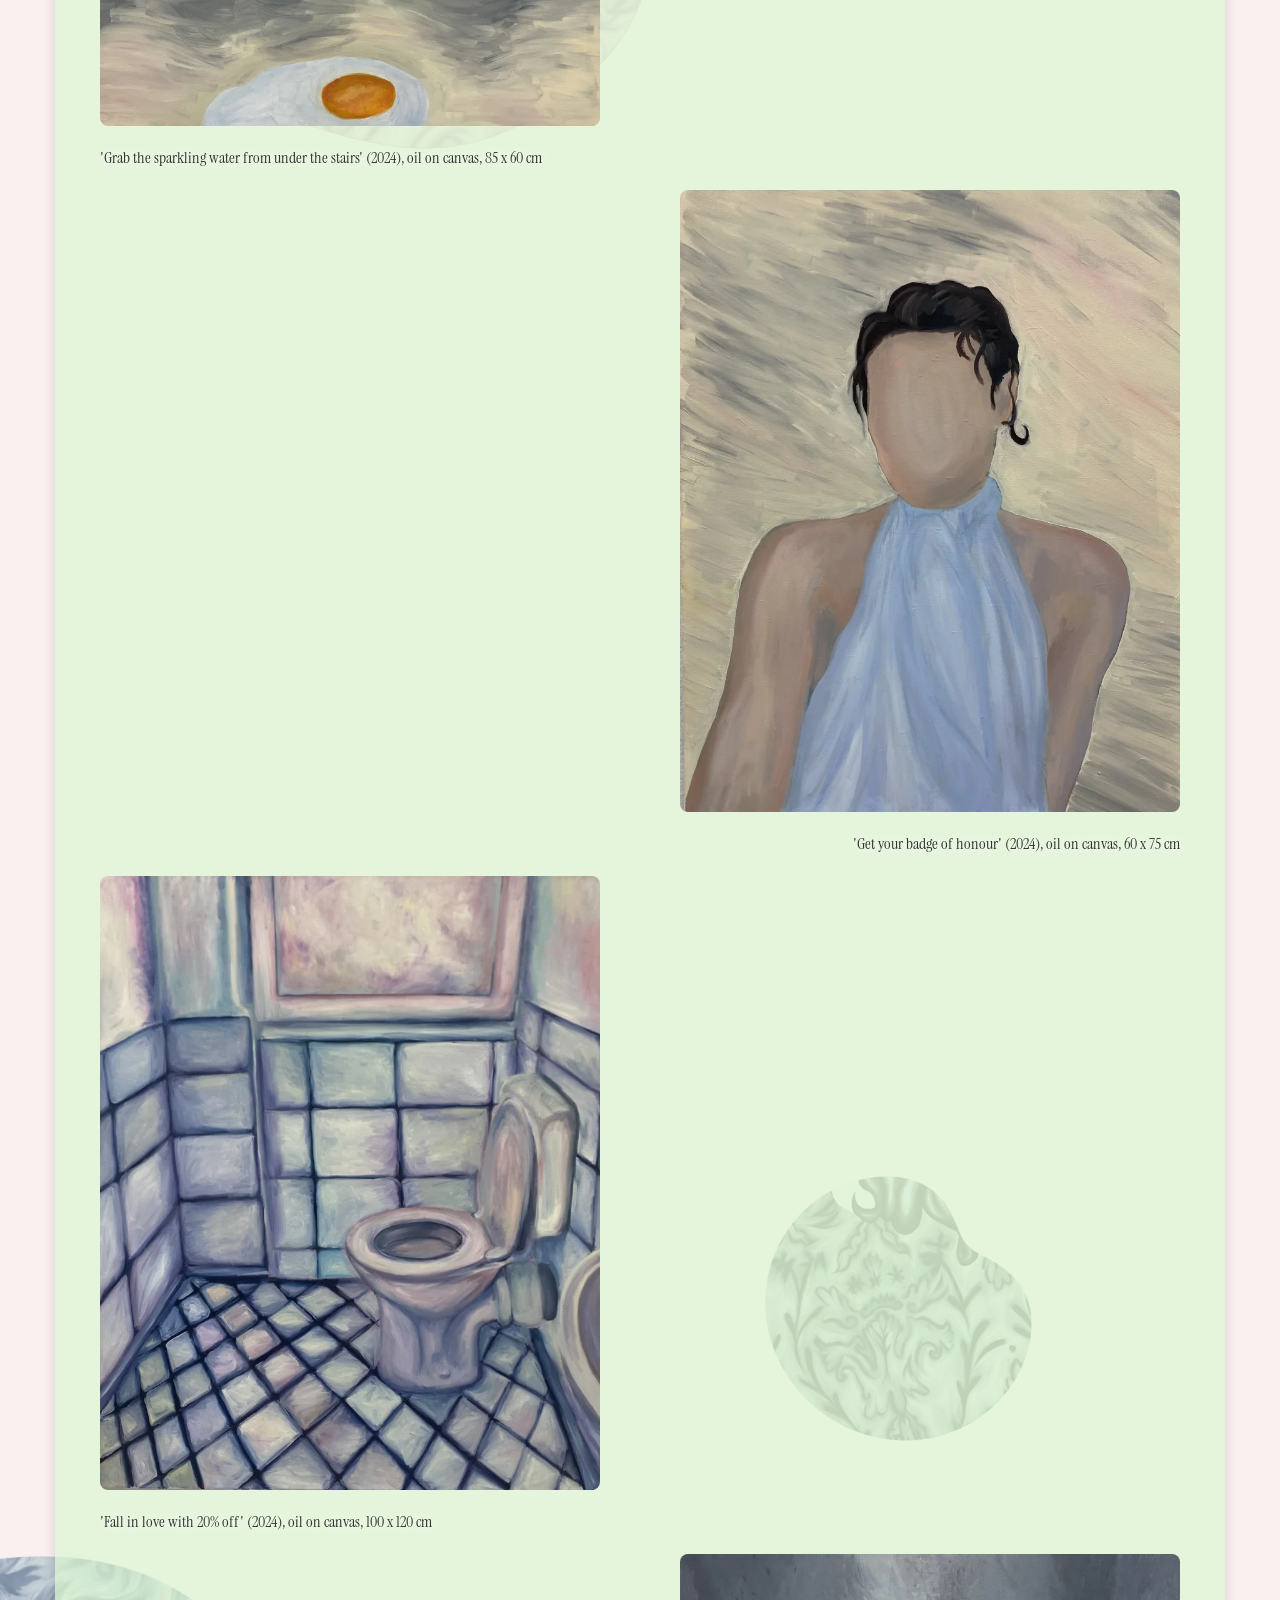
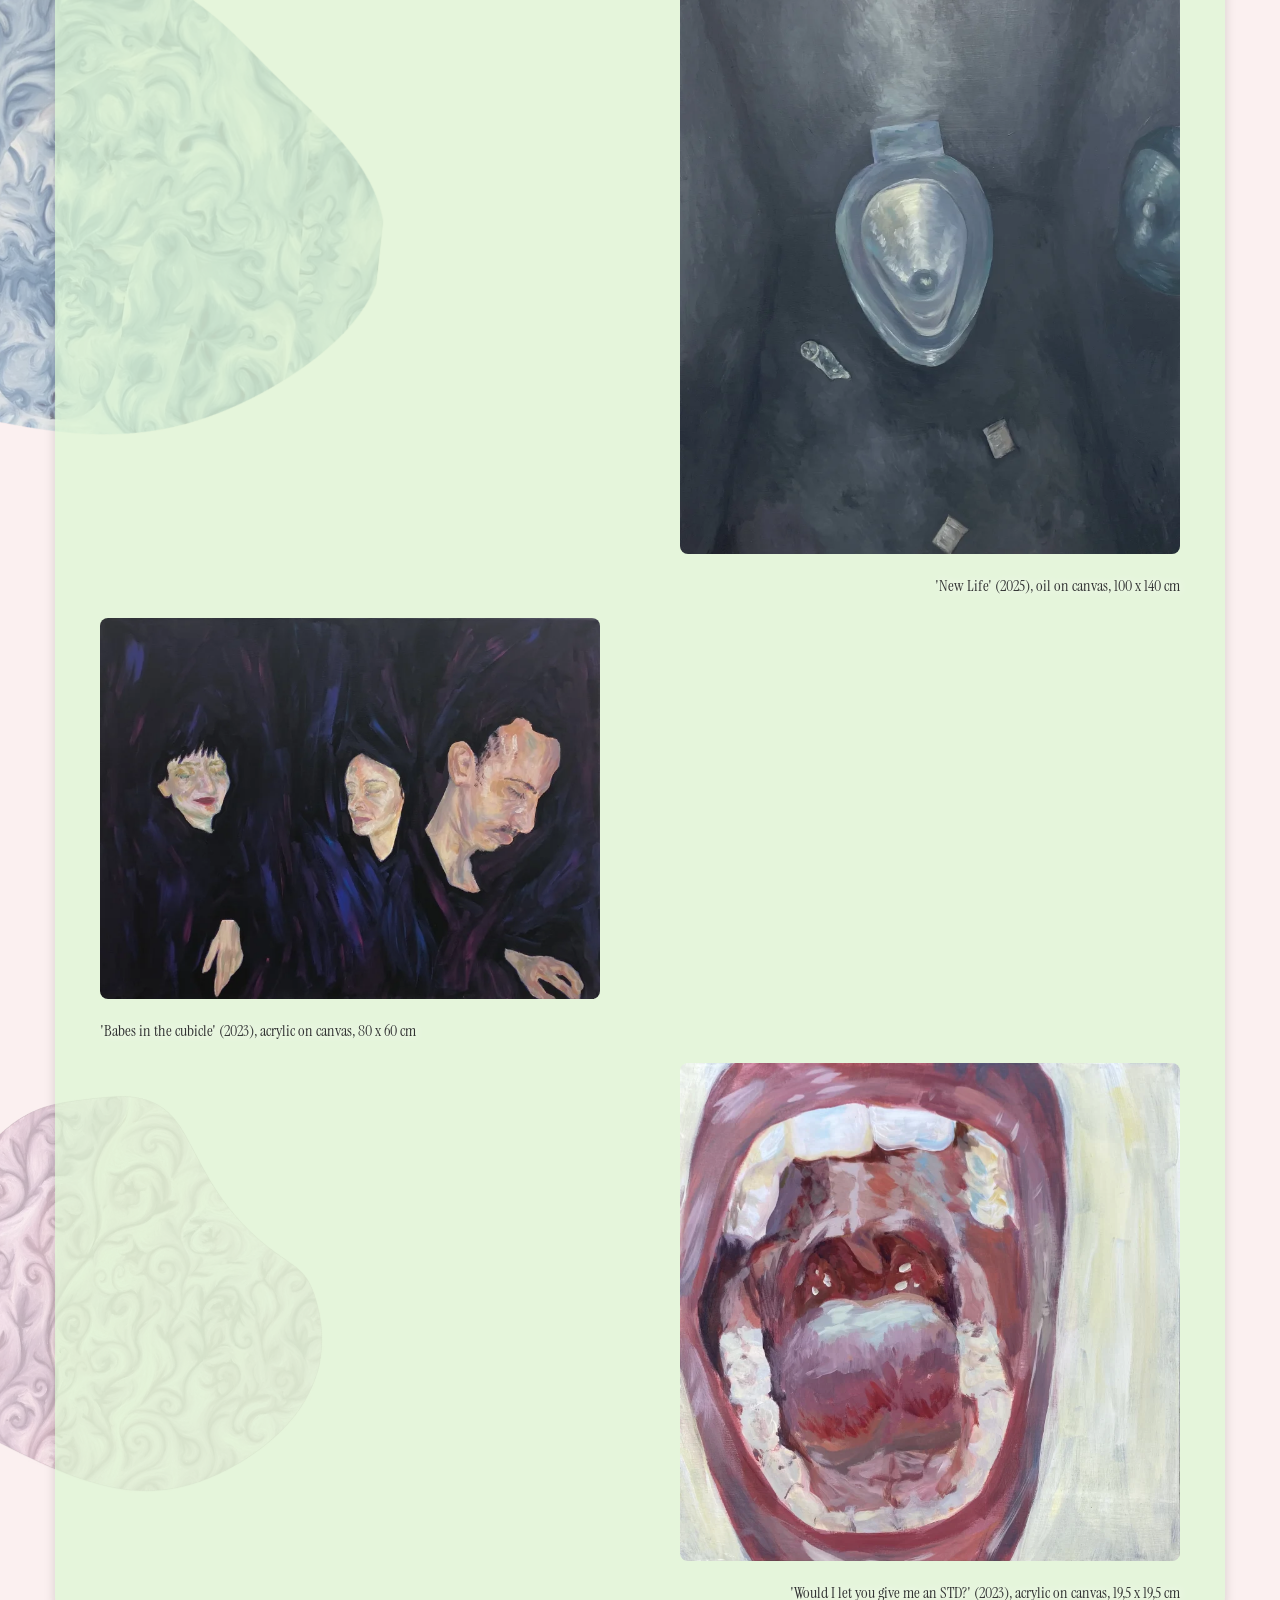
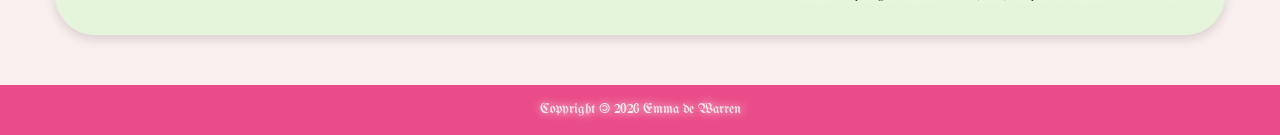
<file: earlier_works.html>
<!DOCTYPE html>
<html lang="en">
<head>

<title>Painting</title>

<meta charset="utf-8">
<meta name="viewport" content="width=device-width, initial-scale=1">

<!-- bootstrap css -->
<link rel="stylesheet" href="https://maxcdn.bootstrapcdn.com/bootstrap/3.4.1/css/bootstrap.min.css">
<link href="main.css" rel="stylesheet" />
<link rel="preconnect" href="https://fonts.googleapis.com">
<link rel="preconnect" href="https://fonts.gstatic.com" crossorigin>
<link href="https://fonts.googleapis.com/css2?family=Instrument+Serif:ital@0;1&family=UnifrakturMaguntia&display=swap" rel="stylesheet">
</head>
<body data-page="painting" style="background-color: rgba(250, 234, 234, 0.7);">
<!-- Navigation -->
<nav>
  <div class="nav">
  <div class="container">
    <div class="nav-bar">

      <!-- Logo on the left -->
      <a href="index.html" class="nav-logo">
        <img src="pictures/emma website-2.png"
             alt="logo">
      </a>

      <!-- Menu toggle (mobile only) -->
      <button class="button-1 nav-toggle" id="nav-toggle"
        aria-label="Menu" aria-expanded="false" aria-controls="nav-links">
        &#9776;
      </button>

      <!-- Navigation buttons on the right -->
      <div class="nav-links" id="nav-links">
        <button class="button-1" id="painting"
          onclick="location.href='index.html'">
          Painting
        </button>

        <button class="button-1" id="biography"
          onclick="location.href='bio.html'">
          Biography
        </button>

        <button class="button-1" id="performance"
          onclick="location.href='video.html'">
          Performance
        </button>
      </div>

    </div>
  </div>
  </div>
</nav>

<!-- Images of paintings: the list is in paintings.js -->
<div class="container background-container earlier-gallery" style="border-radius: 40px; box-shadow: 0 4px 12px rgba(0, 0, 0, 0.15); background-color: rgba(220, 247, 210, 0.7)">
  <div class="earlier-return">
    <div class="button-1" onclick="location.href='index.html'"> Return to recent works </div>
  </div>
  <div id="gallery2"></div>
</div>

<footer class="footer2">
  <div class="container">
    <p class="footer2-text" style="color: #FAEAEA">Copyright &copy; 2026 Emma de Warren</p>
  </div>
</footer>


<script src="https://ajax.googleapis.com/ajax/libs/jquery/3.7.1/jquery.min.js"></script>

<script src="https://maxcdn.bootstrapcdn.com/bootstrap/3.4.1/js/bootstrap.min.js"></script>

<script src="paintings.js"></script>

<script src="floaters.js"></script>

<script src="script.js"></script>
</body>
</html>
</file>
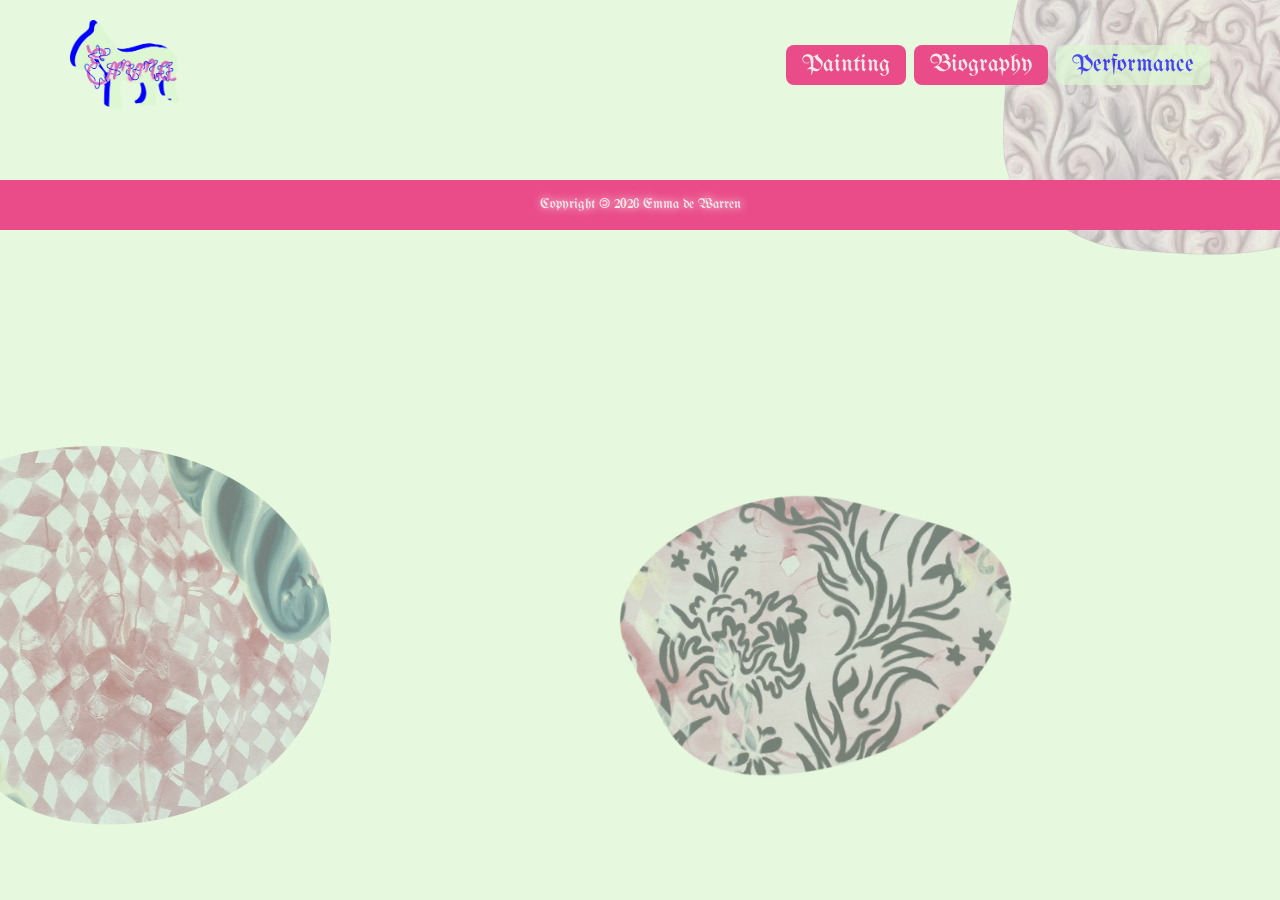
<file: video.html>
<!DOCTYPE html>
<html lang="en">
<head>

<title>Performance</title>

<meta charset="utf-8">
<meta name="viewport" content="width=device-width, initial-scale=1">

<!-- bootstrap css -->
<link rel="stylesheet" href="https://maxcdn.bootstrapcdn.com/bootstrap/3.4.1/css/bootstrap.min.css">
<link href="main.css" rel="stylesheet" />
<link rel="preconnect" href="https://fonts.googleapis.com">
<link rel="preconnect" href="https://fonts.gstatic.com" crossorigin>
<link href="https://fonts.googleapis.com/css2?family=Instrument+Serif:ital@0;1&family=UnifrakturMaguntia&display=swap" rel="stylesheet">
</head>

<body data-page="performance">

<!-- Navigation -->
<nav>
  <div class="nav">
  <div class="container">
    <div class="nav-bar">

      <!-- Logo on the left -->
      <a href="index.html" class="nav-logo">
        <img src="pictures/emma website-2.png"
             alt="logo">
      </a>

      <!-- Menu toggle (mobile only) -->
      <button class="button-1 nav-toggle" id="nav-toggle"
        aria-label="Menu" aria-expanded="false" aria-controls="nav-links">
        &#9776;
      </button>

      <!-- Navigation buttons on the right -->
      <div class="nav-links" id="nav-links">
        <button class="button-1" id="painting"
          onclick="location.href='index.html'">
          Painting
        </button>

        <button class="button-1" id="biography"
          onclick="location.href='bio.html'">
          Biography
        </button>

        <button class="button-1" id="performance"
          onclick="location.href='video.html'">
          Performance
        </button>
      </div>

    </div>
  </div>
  </div>
</nav>

<!-- Performance content -->
<div class="container">
</div>

<footer class="footer2">
  <div class="container">
    <p class="footer2-text" style="color: #FAEAEA">Copyright &copy; 2026 Emma de Warren</p>
  </div>
</footer>


<script src="https://ajax.googleapis.com/ajax/libs/jquery/3.7.1/jquery.min.js"></script>

<script src="https://maxcdn.bootstrapcdn.com/bootstrap/3.4.1/js/bootstrap.min.js"></script>

<script src="floaters.js"></script>

<script src="script.js"></script>
</body>
</html>
</file>
<file: main.css>
.img {
  width: 100%;
  margin-top: 20px;
  margin-bottom: 20px;
}

.nav {
  margin: 20px;
}


p,
h1,
h2,
h3,
h4,
h5,
h6 {
  font-family: "Instrument Serif", sans-serif;
  font-optical-sizing: auto;
  font-style: normal;
}

p2,
.footer2-text {
  font-family: "UnifrakturMaguntia", cursive;
  font-optical-sizing: auto;
  font-style: normal;
}

a {
  color: #0505FE;
}

p {
  margin: 10px;
  font-size: 18px;
  text-shadow: 1px 0 10px rgb(255, 255, 255);
  color: rgb(49, 50, 50)
}

h2 {
  margin-top: 20px;
  font-size: 34px;
}

.footer {
  background-color: #DCF7D2;
  padding: 10px 0;
  text-align: center;
  margin-top: 50px;
  min-height: 50px;
  box-sizing: border-box;
  display: flex;
  align-items: center;
  justify-content: center;
}

.footer2 {
  background-color: #EA4C89;
  padding: 10px 0;
  text-align: center;
  margin-top: 50px;
  min-height: 50px;
  box-sizing: border-box;
  display: flex;
  align-items: center;
  justify-content: center;
}

body {
  background-color: rgba(220, 247, 210, 0.7);
}

.footer2-text {
  margin: 0;
  color: #FAEAEA;
  font-size: 14px;
}

.bio-intro {
  display: grid;
  grid-template-columns: repeat(2, minmax(0, 1fr));
  align-items: start;
  gap: 48px;
  padding: 72px;
}

.bio-cv {
  padding: 0 72px 48px;
}

.bio-cv > p2 {
  display: block;
  width: 100%;
  box-sizing: border-box;
  margin: 0;
  padding: 8px ;
  text-align: left;
  line-height: 2;
}

.bio-cv > p:first-child {
  margin-bottom: 16px;
  padding-bottom: 12px;
}

@media (max-width: 991px) {
  .bio-cv {
    padding: 0 32px 40px;
  }
}

@media (max-width: 520px) {
  .bio-cv {
    padding: 0 20px 32px;
  }
}

.bio-copy p {
  text-align: start, top;
}

.bio-photo {
  display: flex;
  justify-content: center;
}

.bio-photo img {
  width: 70%;
  max-width: 420px;
  height: auto;
  border-radius: 8px;
}

@media (max-width: 991px) {
  .bio-intro {
    grid-template-columns: 1fr;
    gap: 32px;
    padding: 40px 32px;
  }

  .bio-photo img {
    width: 80%;
  }
}

@media (max-width: 520px) {
  .bio-intro {
    padding: 32px 20px;
  }
}

/* Drifting background cutouts (see floaters.js) */
.floaters {
  position: absolute; /* covers the whole page and scrolls with it */
  top: 0;
  left: 0;
  width: 100%;
  height: 100%;       /* replaced by the full page height in floaters.js */
  overflow: hidden;
  pointer-events: none;
  z-index: -1;
}

.floater {
  position: absolute;
  top: 0;
  left: 0;
  height: auto;
  will-change: transform;
  user-select: none;
  transition: filter 150ms;
}

/* Grab hand when hovering a cutout, closed hand while dragging */
html.floaters-can-grab,
html.floaters-can-grab body {
  cursor: grab;
}

html.floaters-grabbing,
html.floaters-grabbing * {
  cursor: grabbing !important;
  user-select: none;
}

/* Lift the cutout slightly while it's held */
.floater-held {
  filter: drop-shadow(0 12px 24px rgba(0, 0, 0, 0.18));
}

/* Logo left, buttons right, on one line */
.nav-bar {
  display: flex;
  align-items: center;
  justify-content: space-between;
  flex-wrap: nowrap;
  position: relative;
}

.nav-links {
  display: flex;
  gap: 8px;
  flex-shrink: 0;
}

.nav-logo img {
  height: 90px;
  width: auto;
}

.page-start {
  margin-top: 60px;
}

.earlier-gallery {
  margin-top: 60px;
}

.earlier-return {
  display: flex;
  justify-content: flex-start;
  padding: 20px 30px 0;
}

.earlier-return .button-1 {
  margin-bottom: 20px;
}

.earlier-gallery #gallery2 {
  padding-top: 0;
}

.button-1.nav-toggle {
  display: none;
  font-size: 20px;
}

/* Mobile: collapse buttons into a dropdown */
@media (max-width: 630px) {
  .page-start {
    margin-top: 24px;
  }

  .earlier-gallery {
    margin-top: 24px;
  }

  .earlier-return {
    padding-top: 16px;
  }

  .button-1.nav-toggle {
    display: inline-block;
  }

  .nav-logo img {
    height: 80px;
  }

  .nav-links {
    display: none;
    flex-direction: column;
    position: absolute;
    top: 100%;
    right: 0;
    z-index: 1000;
    padding: 8px;
    background-color: rgba(250, 234, 234, 0.5);
    border-radius: 8px;
    box-shadow: 0 4px 12px rgba(0, 0, 0, 0.15);
  }

  .nav-links.open {
    display: flex;
  }
}

.responsive {
  max-width: 100%;
  height: auto;
}

/* Paintings in the gallery (built by paintings.js) */
#gallery,
#gallery2 {
  padding: 30px;
}

.painting {
  width: 500px;
  border-radius: 8px;
}

.painting-item {
  display: flex;
  flex-direction: column;
}

.painting-item .img {
  flex: 0 0 auto;
  width: 500px;
  order: 0;
}

.painting-caption {
  margin-bottom: 0;
  order: 1;
  max-width: 450px;
  font-family: "Instrument Serif", sans-serif;
  font-size: 16px;
  line-height: 1.5;
  color: rgb(49, 50, 50);
  text-shadow: 1px 0 10px rgb(255, 255, 255);
}

.painting-even {
  align-items: flex-start;
}

.painting-odd {
  align-items: flex-end;
}

.painting-odd .painting-caption {
  text-align: right;
}

@media (max-width: 767px) {
  .painting-item,
  .painting-even,
  .painting-odd {
    flex-direction: column;
    width: 100%;
    min-width: 0;
    align-items: stretch;
    box-sizing: border-box;
  }

  .painting-item .img {
    flex-basis: auto;
    width: 100%;
    margin-bottom: 0;
  }

  .painting-caption,
  .painting-odd .painting-caption {
    width: 100%;
    max-width: 100%;
    margin-top: 5px;
    margin-bottom: 20px;
    text-align: left;
    overflow-wrap: anywhere;
    box-sizing: border-box;
  }
}

button:disabled {
  background-color: #DCF7D2;
  color: #0505FE;
  opacity: 0.7;
  cursor: default;
}

.button-1 {
  background-color: #EA4C89;
  border-radius: 8px;
  border-style: none;
  box-sizing: border-box;
  color: #FAEAEA;
  cursor: pointer;
  display: inline-block;
  font-family: "UnifrakturMaguntia", cursive;
  font-size: 24px;
  font-weight: 400;
  height: 40px;
  line-height: 20px;
  list-style: none;
  margin: 0;
  outline: none;
  padding: 10px 16px;
  position: relative;
  text-align: center;
  text-decoration: none;
  transition: color 100ms;
  vertical-align: baseline;
  user-select: none;
  -webkit-user-select: none;
  touch-action: manipulation;
}

.button-1:hover,
.button-1:focus {
  background-color: #F082AC;
}
</file>
